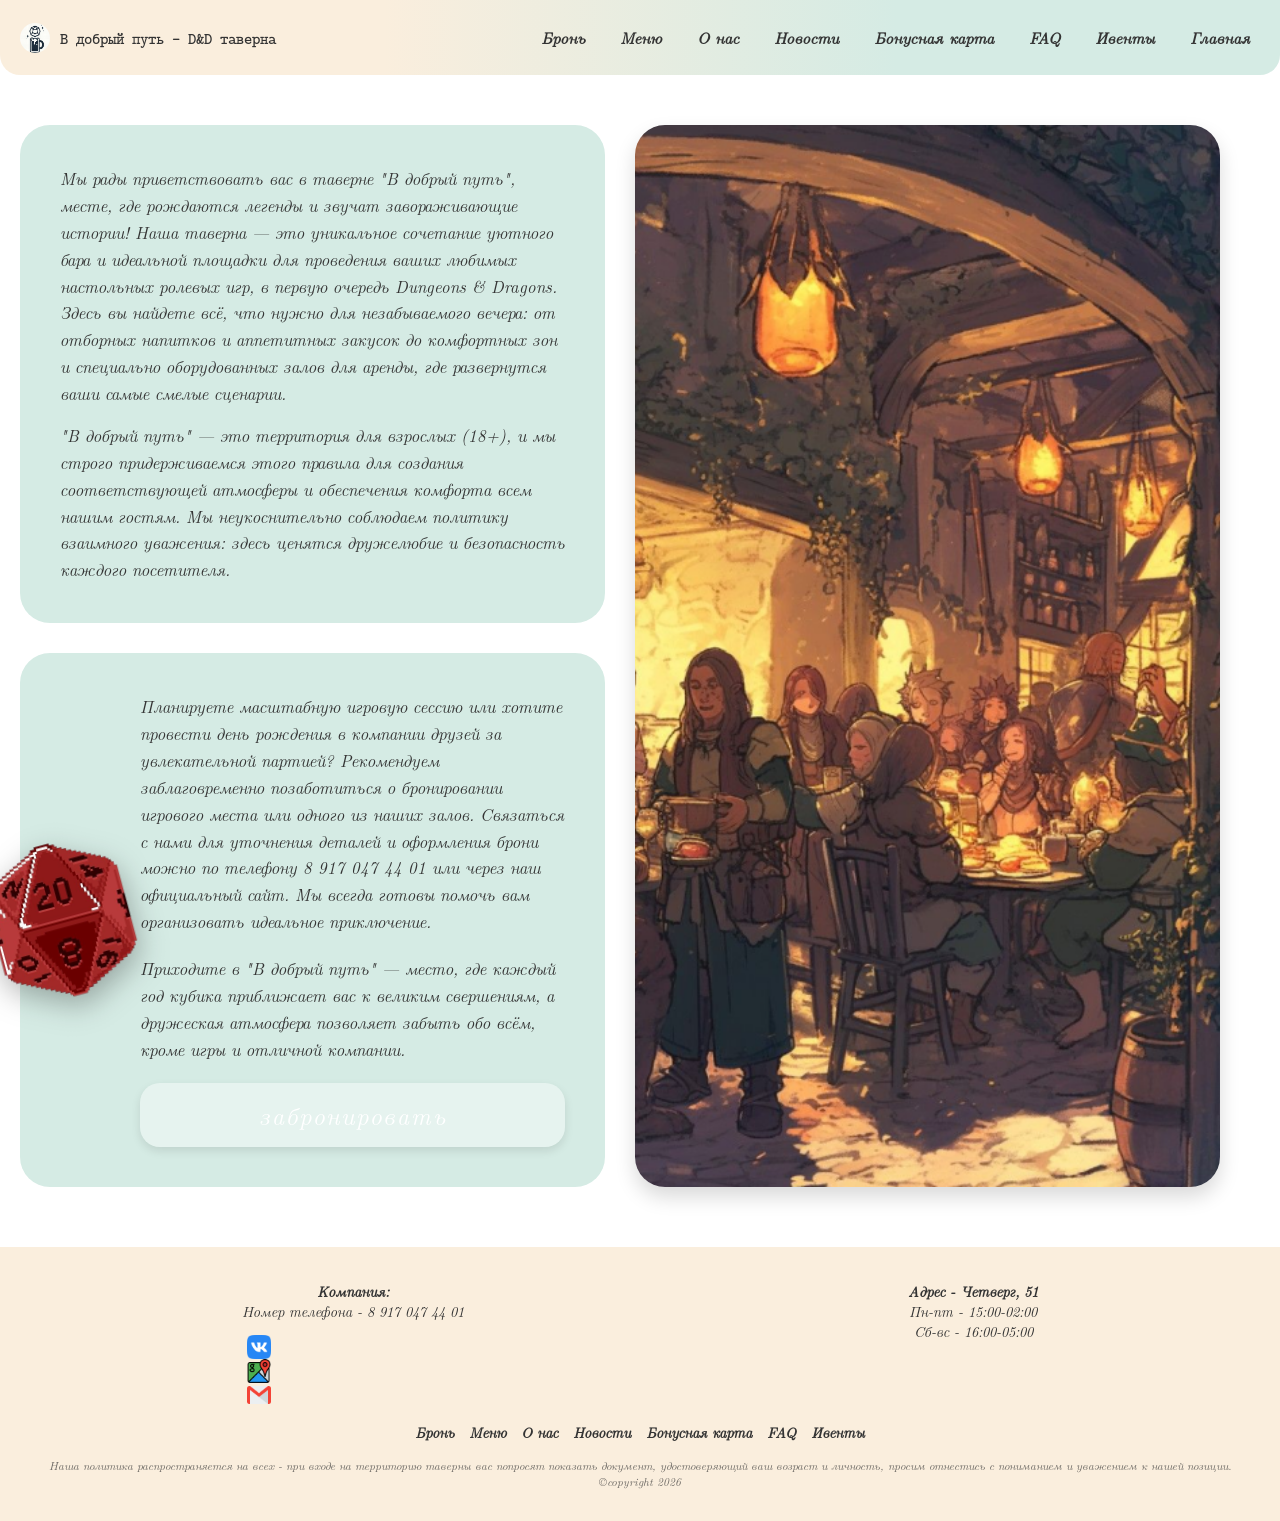
<file: index.html>
<!DOCTYPE html>
<html lang="ru">
<head>
    <meta charset="UTF-8">
    <meta name="viewport" content="width=device-width, initial-scale=1.0">
    <title>О нас - D&D таверна</title>
    <link rel="stylesheet" href="style.css">
</head>
<body>

    <!-- ================= ШАПКА ================= -->
    <header class="header">
        <div class="logo">
            <img src="img/logo.png" alt="Логотип" class="rounded-logo">
            <span>В добрый путь - D&D таверна</span>
        </div>
        <nav>
            <ul>
                <li><a href="booking.html">Бронь</a></li>
                <li><a href="menu.html">Меню</a></li>
                <li><a href="index.html">О нас</a></li>
                <li><a href="news.html">Новости</a></li>
                <li><a href="card.html">Бонусная карта</a></li>
                <li><a href="faq.html">FAQ</a></li>
                <li><a href="events.html">Ивенты</a></li>
                <li><a href="index.html">Главная</a></li>
            </ul>
        </nav>
    </header>

    <!-- ================= ОСНОВНОЙ КОНТЕНТ ================= -->
    <main class="container about-layout">
        
        <!-- Верхний текстовый блок -->
        <div class="about-text-block">
            <p>Мы рады приветствовать вас в таверне "В добрый путь", месте, где рождаются легенды и звучат завораживающие истории! Наша таверна — это уникальное сочетание уютного бара и идеальной площадки для проведения ваших любимых настольных ролевых игр, в первую очередь Dungeons & Dragons. Здесь вы найдете всё, что нужно для незабываемого вечера: от отборных напитков и аппетитных закусок до комфортных зон и специально оборудованных залов для аренды, где развернутся ваши самые смелые сценарии.</p>
            <p>"В добрый путь" — это территория для взрослых (18+), и мы строго придерживаемся этого правила для создания соответствующей атмосферы и обеспечения комфорта всем нашим гостям. Мы неукоснительно соблюдаем политику взаимного уважения: здесь ценятся дружелюбие и безопасность каждого посетителя.</p>
        </div>

        <!-- Правая картинка (растягивается на две строки) -->
        <div class="about-side-image">
            <img src="img/perv.PNG" alt="Интерьер таверны">
        </div>

        <!-- Нижний блок с кубиком и кнопкой -->
        <div class="about-bottom-block">
            <div class="about-dice">
                <img src="img/dice.png" alt="Кубик d20">
            </div>
            
            <div class="about-bottom-content">
                <p>Планируете масштабную игровую сессию или хотите провести день рождения в компании друзей за увлекательной партией? Рекомендуем заблаговременно позаботиться о бронировании игрового места или одного из наших залов. Связаться с нами для уточнения деталей и оформления брони можно по телефону 8 917 047 44 01 или через наш официальный сайт. Мы всегда готовы помочь вам организовать идеальное приключение.</p>
                <p>Приходите в "В добрый путь" — место, где каждый год кубика приближает вас к великим свершениям, а дружеская атмосфера позволяет забыть обо всём, кроме игры и отличной компании.</p>
                
                <!-- Кнопка-ссылка. Класс about-btn делает её красивой и прозрачной -->
                <a href="booking.html" class="about-btn">забронировать</a>
            </div>
        </div>

    </main>

    <!-- ================= ПОДВАЛ ================= -->
    <footer>
        <div class="footer-info">
            <div>
                <p><strong>Компания:</strong><br>Номер телефона - 8 917 047 44 01</p>
                <div class="social-icons">
                    <a href="#"><img src="img/vk.png" alt="VK"></a>
                    <a href="#"><img src="img/google.png" alt="OK"></a>
                    <a href="#"><img src="img/mail.png" alt="Mail"></a>
                </div>
            </div>
            <div>
                <p><strong>Адрес - Четверг, 51</strong><br>
                Пн-пт - 15:00-02:00<br>
                Сб-вс - 16:00-05:00</p>
            </div>
        </div>
        
        <div class="footer-nav">
            <ul>
                <li><a href="booking.html">Бронь</a></li>
                <li><a href="menu.html">Меню</a></li>
                <li><a href="index.html">О нас</a></li>
                <li><a href="news.html">Новости</a></li>
                <li><a href="card.html">Бонусная карта</a></li>
                <li><a href="faq.html">FAQ</a></li>
                <li><a href="events.html">Ивенты</a></li>
            </ul>
        </div>
        
        <p style="font-size: 0.8em; margin-top: 15px; opacity: 0.7;">
            Наша политика распространяется на всех - при входе на территорию таверны вас попросят показать документ, удостоверяющий ваш возраст и личность, просим отнестись с пониманием и уважением к нашей позиции.<br>
            ©copyright 2026
        </p>
    </footer>

    <script src="script.js"></script>
</body>
</html>
</file>
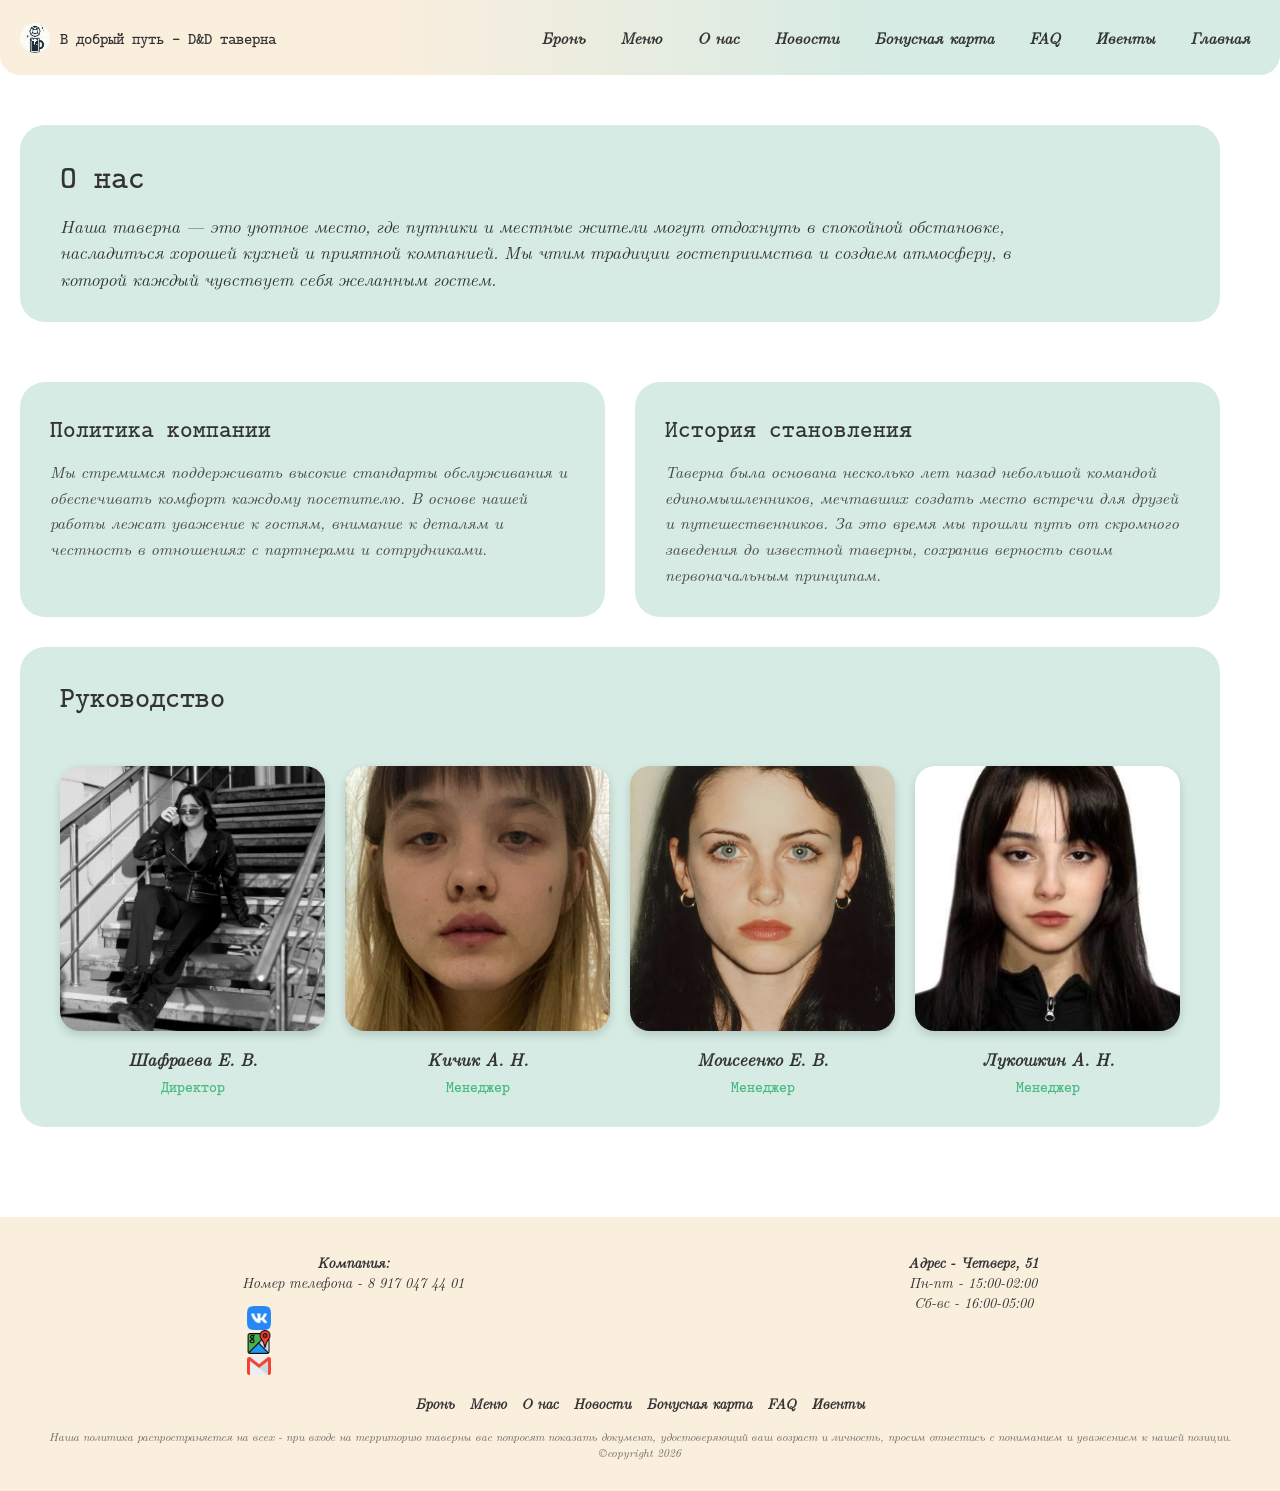
<file: about.html>
<!DOCTYPE html>
<html lang="ru">
<head>
    <meta charset="UTF-8">
    <meta name="viewport" content="width=device-width, initial-scale=1.0">
    <title>О нас - D&D таверна</title>
    <link rel="stylesheet" href="style.css">
</head>
<body>

    <!-- ================= ШАПКА ================= -->
    <header class="header">
        <div class="logo">
            <img src="img/logo.png" alt="Логотип" class="rounded-logo">
            <span>В добрый путь - D&D таверна</span>
        </div>
        <nav>
            <ul>
                <li><a href="booking.html">Бронь</a></li>
                <li><a href="menu.html">Меню</a></li>
                <li><a href="about.html">О нас</a></li>
                <li><a href="news.html">Новости</a></li>
                <li><a href="card.html">Бонусная карта</a></li>
                <li><a href="faq.html">FAQ</a></li>
                <li><a href="events.html">Ивенты</a></li>
                <li><a href="index.html">Главная</a></li>
            </ul>
        </nav>
    </header>

    <!-- ================= ОСНОВНОЙ КОНТЕНТ ================= -->
    <main class="container about-page">
        
        <!-- 1. Верхний широкий баннер -->
        <div class="banner banner-mint about-header-banner">
            <div>
                <h1>О нас</h1>
                <p>Наша таверна — это уютное место, где путники и местные жители могут отдохнуть в спокойной обстановке, насладиться хорошей кухней и приятной компанией. Мы чтим традиции гостеприимства и создаем атмосферу, в которой каждый чувствует себя желанным гостем.</p>
            </div>
        </div>

        <!-- 2. Две колонки (Политика и История) -->
        <div class="about-info-grid">
            <!-- Политика -->
            <div class="about-info-card">
                <h2>Политика компании</h2>
                <p>Мы стремимся поддерживать высокие стандарты обслуживания и обеспечивать комфорт каждому посетителю. В основе нашей работы лежат уважение к гостям, внимание к деталям и честность в отношениях с партнерами и сотрудниками.</p>
            </div>
            
            <!-- История -->
            <div class="about-info-card">
                <h2>История становления</h2>
                <p>Таверна была основана несколько лет назад небольшой командой единомышленников, мечтавших создать место встречи для друзей и путешественников. За это время мы прошли путь от скромного заведения до известной таверны, сохранив верность своим первоначальным принципам.</p>
            </div>
        </div>

        <!-- 3. Блок с руководством (широкий) -->
        <div class="banner banner-mint leadership-section">
            <h2>Руководство</h2>
            
            <div class="leadership-grid">
                <!-- Сотрудник 1 -->
                <div class="leader-card">
                    <div class="leader-image">
                        <img src="img/boss.jpg" alt="Швараева Е. В.">
                    </div>
                    <div class="leader-info">
                        <strong>Шафраева Е. В.</strong>
                        <span>Директор</span>
                    </div>
                </div>

                <!-- Сотрудник 2 -->
                <div class="leader-card">
                    <div class="leader-image">
                        <img src="img/rab1.jpg" alt="Кичик А. Н.">
                    </div>
                    <div class="leader-info">
                        <strong>Кичик А. Н.</strong>
                        <span>Менеджер</span>
                    </div>
                </div>

                <!-- Сотрудник 3 -->
                <div class="leader-card">
                    <div class="leader-image">
                        <img src="img/rab2.jpg" alt="Моисеенко Е. В.">
                    </div>
                    <div class="leader-info">
                        <strong>Моисеенко Е. В.</strong>
                        <span>Менеджер</span>
                    </div>
                </div>

                <!-- Сотрудник 4 -->
                <div class="leader-card">
                    <div class="leader-image">
                        <img src="img/rab3.jpg" alt="Лукошкин А. Н.">
                    </div>
                    <div class="leader-info">
                        <strong>Лукошкин А. Н.</strong>
                        <span>Менеджер</span>
                    </div>
                </div>
            </div>
        </div>

    </main>

    <!-- ================= ПОДВАЛ ================= -->
    <footer>
        <div class="footer-info">
            <div>
                <p><strong>Компания:</strong><br>Номер телефона - 8 917 047 44 01</p>
                <div class="social-icons">
                    <a href="#"><img src="img/vk.png" alt="VK"></a>
                    <a href="#"><img src="img/google.png" alt="OK"></a>
                    <a href="#"><img src="img/mail.png" alt="Mail"></a>
                </div>
            </div>
            <div>
                <p><strong>Адрес - Четверг, 51</strong><br>
                Пн-пт - 15:00-02:00<br>
                Сб-вс - 16:00-05:00</p>
            </div>
        </div>
        
        <div class="footer-nav">
            <ul>
                <li><a href="booking.html">Бронь</a></li>
                <li><a href="menu.html">Меню</a></li>
                <li><a href="about.html">О нас</a></li>
                <li><a href="news.html">Новости</a></li>
                <li><a href="card.html">Бонусная карта</a></li>
                <li><a href="faq.html">FAQ</a></li>
                <li><a href="events.html">Ивенты</a></li>
            </ul>
        </div>
        
        <p style="font-size: 0.8em; margin-top: 15px; opacity: 0.7;">
            Наша политика распространяется на всех - при входе на территорию таверны вас попросят показать документ, удостоверяющий ваш возраст и личность, просим отнестись с пониманием и уважением к нашей позиции.<br>
            ©copyright 2026
        </p>
    </footer>

    <script src="script.js"></script>
</body>
</html>
</file>
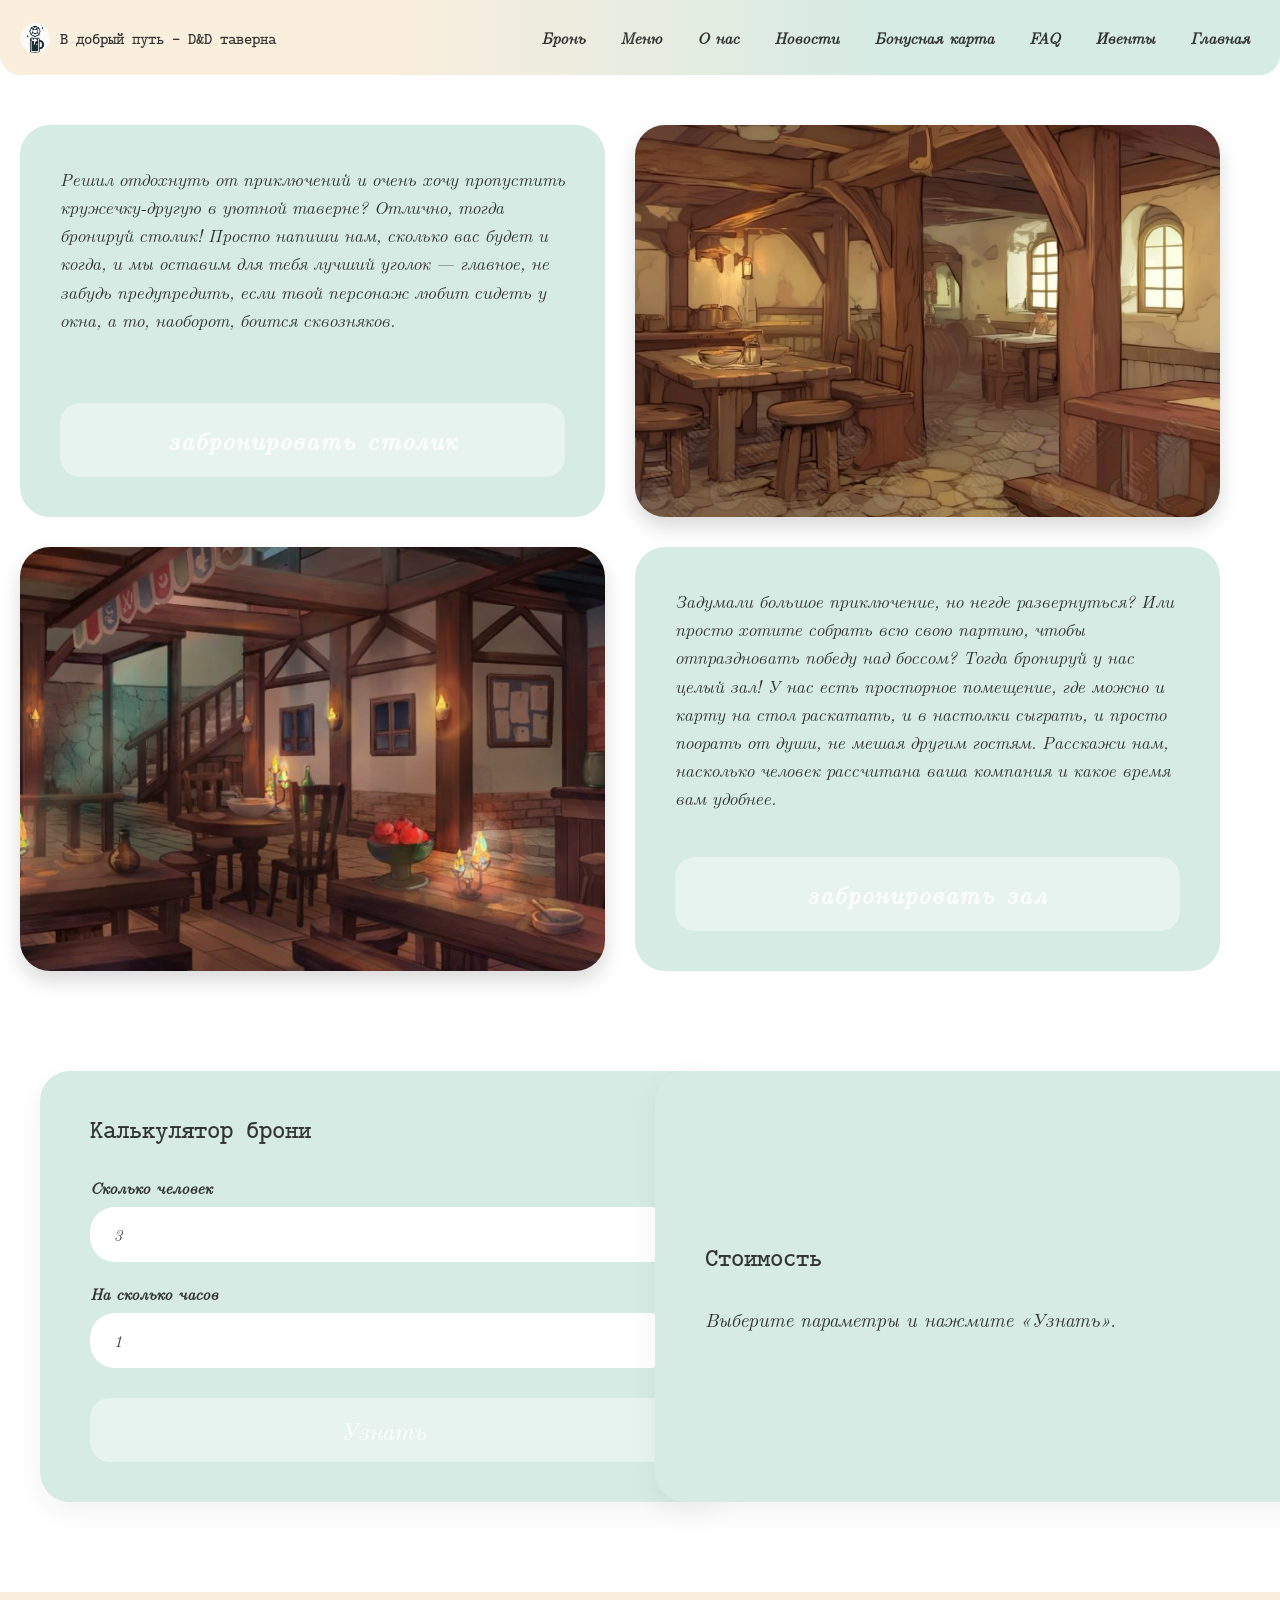
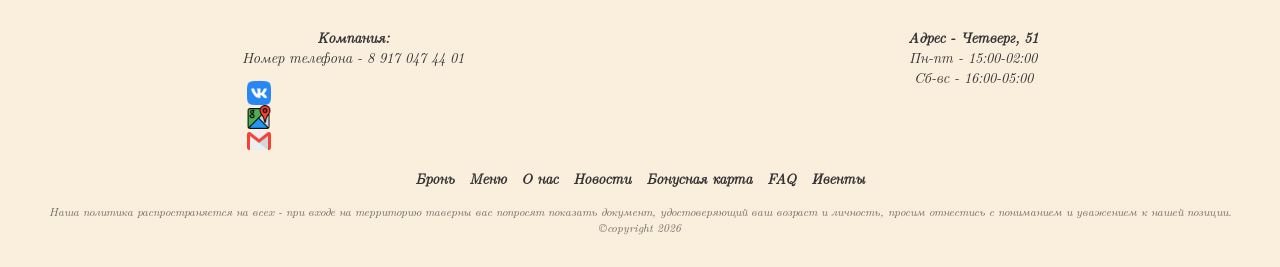
<file: booking.html>
<!DOCTYPE html>
<html lang="ru">
<head>
    <meta charset="UTF-8">
    <meta name="viewport" content="width=device-width, initial-scale=1.0">
    <title>Главная - D&D таверна</title>
    <!-- Подключаем единый файл стилей -->
    <link rel="stylesheet" href="style.css"> 
</head>
<body>

    <!-- ================= ШАПКА ================= -->
    <header class="header">
        <div class="logo">
            <!-- Иконка глобуса -->
            <img src="img/logo.png" alt="Логотип" class="rounded-logo">
            <span>В добрый путь - D&D таверна</span>
        </div>
        <nav>
            <ul>
                <li><a href="booking.html">Бронь</a></li>
                <li><a href="menu.html">Меню</a></li>
                <li><a href="about.html">О нас</a></li>
                <li><a href="news.html">Новости</a></li>
                <li><a href="card.html">Бонусная карта</a></li>
                <li><a href="faq.html">FAQ</a></li>
                <li><a href="events.html">Ивенты</a></li>
                <li><a href="index.html">Главная</a></li>
            </ul>
        </nav>
    </header>

    <!-- ================= ОСНОВНОЙ КОНТЕНТ ================= -->
    <main class="container home-grid">
        
        <!-- Блок 1: Текст слева -->
        <div class="home-card text-card">
            <p>Решил отдохнуть от приключений и очень хочу пропустить кружечку-другую в уютной таверне? Отлично, тогда бронируй столик! Просто напиши нам, сколько вас будет и когда, и мы оставим для тебя лучший уголок — главное, не забудь предупредить, если твой персонаж любит сидеть у окна, а то, наоборот, боится сквозняков.</p>
            
            <!-- Кнопка с data-target для открытия модалки -->
            <button class="button home-btn" data-target="modal-table">забронировать столик</button>
        </div>

        <!-- Блок 2: Картинка справа (верхняя) -->
        <div class="home-image">
            <img src="img/stol.PNG" alt="Интерьер таверны">
        </div>

        <!-- Блок 3: Картинка слева (нижняя) -->
        <div class="home-image">
            <img src="img/zal.PNG" alt="Столики в таверне">
        </div>

        <!-- Блок 4: Текст справа -->
        <div class="home-card text-card">
            <p>Задумали большое приключение, но негде развернуться? Или просто хотите собрать всю свою партию, чтобы отпраздновать победу над боссом? Тогда бронируй у нас целый зал! У нас есть просторное помещение, где можно и карту на стол раскатать, и в настолки сыграть, и просто поорать от души, не мешая другим гостям. Расскажи нам, насколько человек рассчитана ваша компания и какое время вам удобнее.</p>
            
            <button class="button home-btn" data-target="modal-hall">забронировать зал</button>
        </div>

    </main>

    <!-- ================= МОДАЛЬНЫЕ ОКНА ================= -->
    <!-- Окно для столика -->
    <dialog id="modal-table" class="modal">
        <div class="modal-header">
            <h2>Бронирование столика</h2>
            <button class="close-btn">&times;</button>
        </div>
        <div class="modal-body">
            <p>Чтобы забронировать столик, позвоните нам по номеру:</p>
            <div class="highlight-box">8 917 047 44 01</div>
            <p style="font-size: 0.9em; color: #666;">Наш администратор уточнит все детали.</p>
        </div>
    </dialog>

       <!-- Окно для зала -->
    <dialog id="modal-hall" class="modal">
        <div class="modal-header">
            <h2>Бронирование зала</h2>
            <button class="close-btn">&times;</button>
        </div>
        <div class="modal-body">
            <p>Для бронирования зала свяжитесь с нами по телефону:</p>
            <div class="highlight-box">8 917 047 44 01</div>
            <p style="font-size: 0.9em; color: #666;">Мы обсудим количество гостей и время.</p>
        </div>
    </dialog>

    <!-- ================= КАЛЬКУЛЯТОР БРОНИ ================= -->
    <div class="container">
        <section class="calc-section">
            <form class="card-form-container calc-form" id="calcForm">
                <h2>Калькулятор брони</h2>

                <div class="form-group">
                    <label for="calcPeople">Сколько человек</label>
                    <select id="calcPeople" name="people">
                        <option value="3">3</option>
                        <option value="4">4</option>
                        <option value="5">5</option>
                        <option value="6">6</option>
                        <option value="7">7</option>
                        <option value="8">8</option>
                        <option value="9">9</option>
                        <option value="10">10</option>
                    </select>
                </div>

                <div class="form-group">
                    <label for="calcHours">На сколько часов</label>
                    <select id="calcHours" name="hours">
                        <option value="1">1</option>
                        <option value="2">2</option>
                        <option value="3">3</option>
                        <option value="4">4</option>
                        <option value="5">5</option>
                        <option value="6">6</option>
                        <option value="7">7</option>
                        <option value="8">8</option>
                        <option value="9">9</option>
                        <option value="10">10</option>
                        <option value="11">11</option>
                        <option value="12">12</option>
                    </select>
                </div>

                <button type="submit" class="submit-btn">Узнать</button>
            </form>

            <div class="card-form-container calc-result" id="calcResult" aria-live="polite">
                <h2>Стоимость</h2>
                <p class="calc-result-text">Выберите параметры и нажмите «Узнать».</p>
            </div>
        </section>
    </div>

    <!-- ================= ПОДВАЛ ================= -->
    <footer>
        <div class="footer-info">
            <div>
                <p><strong>Компания:</strong><br>Номер телефона - 8 917 047 44 01</p>
                <div class="social-icons">
                    <a href="#"><img src="img/vk.png" alt="VK"></a>
                    <a href="#"><img src="img/google.png" alt="OK"></a>
                    <a href="#"><img src="img/mail.png" alt="Mail"></a>
                </div>
            </div>
            <div>
                <p><strong>Адрес - Четверг, 51</strong><br>
                Пн-пт - 15:00-02:00<br>
                Сб-вс - 16:00-05:00</p>
            </div>
        </div>
        
        <div class="footer-nav">
            <ul>
                <li><a href="booking.html">Бронь</a></li>
                <li><a href="menu.html">Меню</a></li>
                <li><a href="about.html">О нас</a></li>
                <li><a href="news.html">Новости</a></li>
                <li><a href="card.html">Бонусная карта</a></li>
                <li><a href="faq.html">FAQ</a></li>
                <li><a href="events.html">Ивенты</a></li>
            </ul>
        </div>
        
        <p style="font-size: 0.8em; margin-top: 15px; opacity: 0.7;">
            Наша политика распространяется на всех - при входе на территорию таверны вас попросят показать документ, удостоверяющий ваш возраст и личность, просим отнестись с пониманием и уважением к нашей позиции.<br>
            ©copyright 2026
        </p>
    </footer>

    <!-- Подключаем скрипт -->
    <script src="script.js"></script>
</body>
</html>
</file>
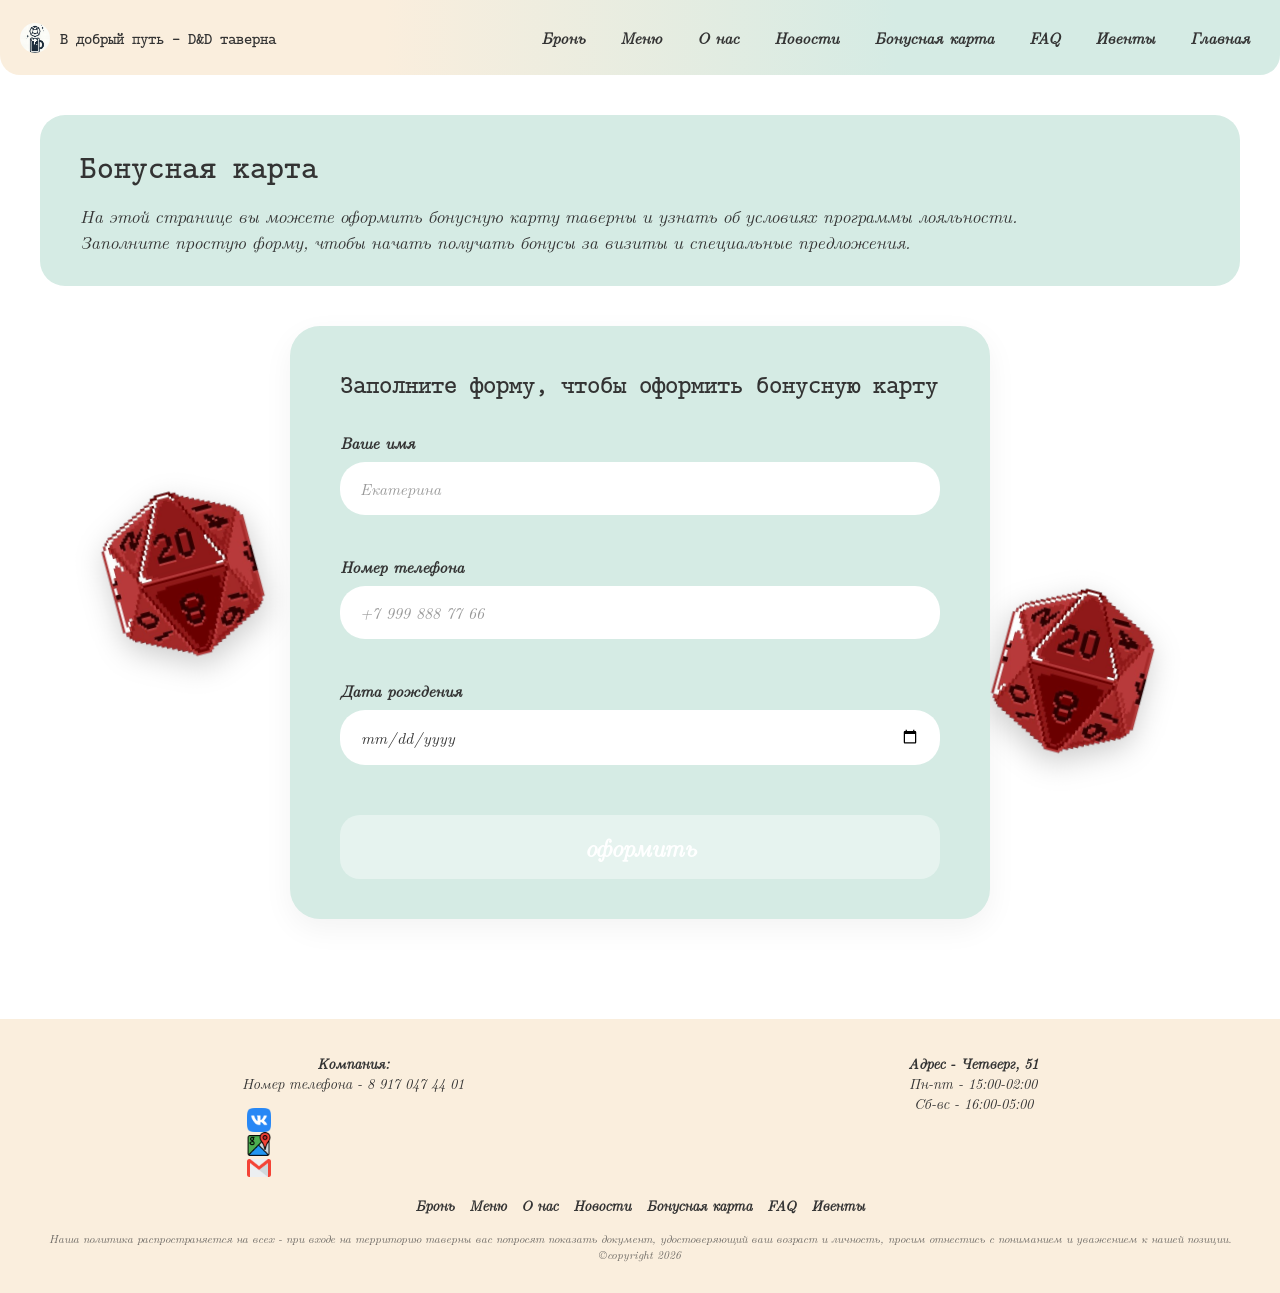
<file: card.html>
<!DOCTYPE html>
<html lang="ru">
<head>
    <meta charset="UTF-8">
    <meta name="viewport" content="width=device-width, initial-scale=1.0">
    <title>Бонусная карта - D&D таверна</title>
    <link rel="stylesheet" href="style.css">
</head>
<body>

    <!-- ================= ШАПКА ================= -->
    <header class="header">
        <div class="logo">
            <img src="img/logo.png" alt="Логотип" class="rounded-logo">
            <span>В добрый путь - D&D таверна</span>
        </div>
        <nav>
            <ul>
                <li><a href="booking.html">Бронь</a></li>
                <li><a href="menu.html">Меню</a></li>
                <li><a href="about.html">О нас</a></li>
                <li><a href="news.html">Новости</a></li>
                <li><a href="card.html">Бонусная карта</a></li>
                <li><a href="faq.html">FAQ</a></li>
                <li><a href="events.html">Ивенты</a></li>
                <li><a href="index.html">Главная</a></li>
            </ul>
        </nav>
    </header>

    <!-- ================= ОСНОВНОЙ КОНТЕНТ ================= -->
    <main class="container">
        
        <!-- Баннер -->
        <div class="banner banner-mint">
            <div>
                <h1>Бонусная карта</h1>
                <p>На этой странице вы можете оформить бонусную карту таверны и узнать об условиях программы лояльности. Заполните простую форму, чтобы начать получать бонусы за визиты и специальные предложения.</p>
            </div>
        </div>

        <!-- Секция с формой и кубиками -->
        <div class="card-section">
            
            <!-- Кубик слева -->
            <div class="card-dice left-dice">
                <img src="img/dice.png" alt="Кубик d20">
            </div>

            <!-- Форма -->
            <div class="card-form-container">
                <h2>Заполните форму, чтобы оформить бонусную карту</h2>
                
                <form id="bonusCardForm" novalidate>
                    <div class="form-group">
                        <label for="userName">Ваше имя</label>
                        <input type="text" id="userName" name="name" placeholder="Екатерина" required minlength="2">
                        <span class="error-text" id="error-name"></span>
                    </div>

                    <div class="form-group">
                        <label for="userPhone">Номер телефона</label>
                        <input type="tel" id="userPhone" name="phone" placeholder="+7 999 888 77 66" required>
                        <span class="error-text" id="error-phone"></span>
                    </div>

                    <div class="form-group">
                        <label for="userDate">Дата рождения</label>
                        <input type="date" id="userDate" name="date" required>
                        <span class="error-text" id="error-date"></span>
                    </div>

                    <button type="submit" class="button submit-btn">оформить</button>
                </form>
            </div>

            <!-- Кубик справа -->
            <div class="card-dice right-dice">
                <img src="img/dice.png" alt="Кубик d20">
            </div>

        </div>

    </main>

    <!-- ================= ПОДВАЛ ================= -->
    <footer>
        <div class="footer-info">
            <div>
                <p><strong>Компания:</strong><br>Номер телефона - 8 917 047 44 01</p>
                <div class="social-icons">
                    <a href="#"><img src="img/vk.png" alt="VK"></a>
                    <a href="#"><img src="img/google.png" alt="OK"></a>
                    <a href="#"><img src="img/mail.png" alt="Mail"></a>
                </div>
            </div>
            <div>
                <p><strong>Адрес - Четверг, 51</strong><br>
                Пн-пт - 15:00-02:00<br>
                Сб-вс - 16:00-05:00</p>
            </div>
        </div>
        
        <div class="footer-nav">
            <ul>
                <li><a href="booking.html">Бронь</a></li>
                <li><a href="menu.html">Меню</a></li>
                <li><a href="about.html">О нас</a></li>
                <li><a href="news.html">Новости</a></li>
                <li><a href="card.html">Бонусная карта</a></li>
                <li><a href="faq.html">FAQ</a></li>
                <li><a href="events.html">Ивенты</a></li>
            </ul>
        </div>
        
        <p style="font-size: 0.8em; margin-top: 15px; opacity: 0.7;">
            Наша политика распространяется на всех - при входе на территорию таверны вас попросят показать документ, удостоверяющий ваш возраст и личность, просим отнестись с пониманием и уважением к нашей позиции.<br>
            ©copyright 2026
        </p>
    </footer>

    <script src="script.js"></script>
</body>
</html>
</file>
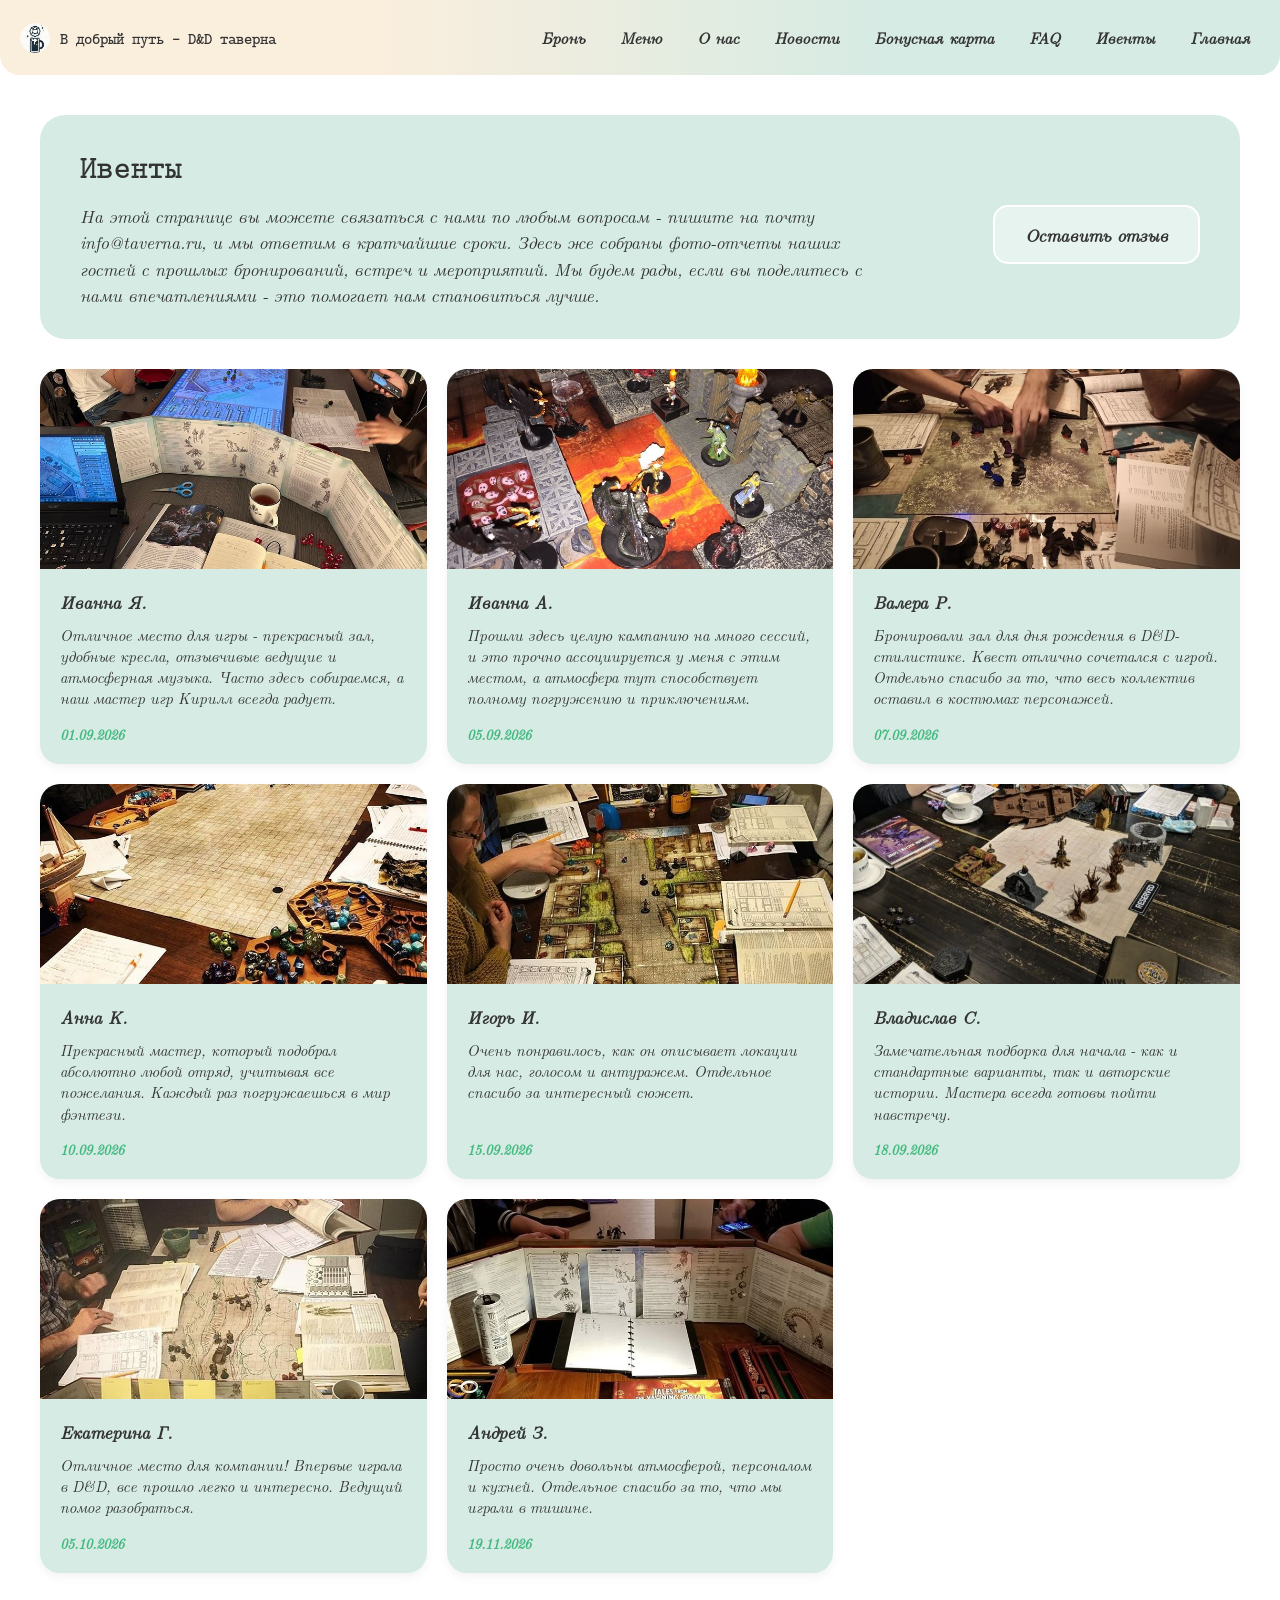
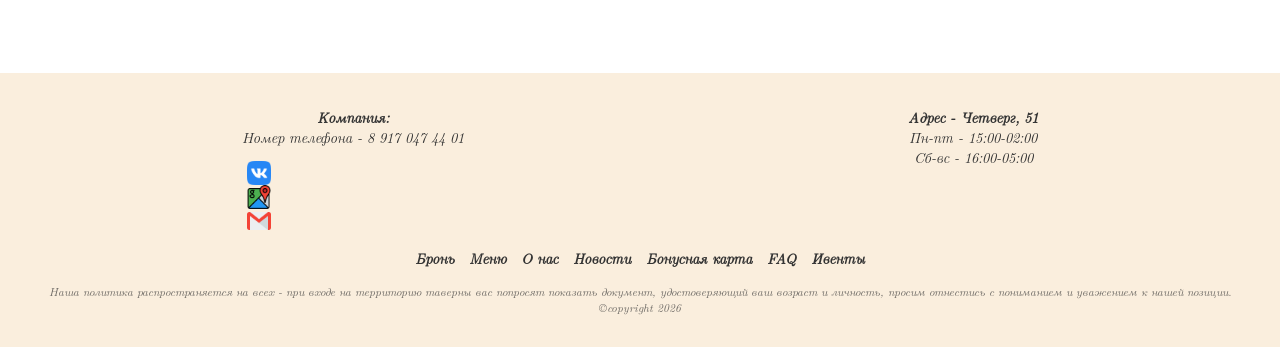
<file: events.html>
<!DOCTYPE html>
<html lang="ru">
<head>
    <meta charset="UTF-8">
    <meta name="viewport" content="width=device-width, initial-scale=1.0">
    <title>Ивенты - D&D таверна</title>
    <link rel="stylesheet" href="style.css">
</head>
<body>

    <!-- ШАПКА (остается без изменений) -->
    <header class="header">
        <div class="logo">
            <img src="img/logo.png" alt="Логотип" class="rounded-logo">
            <span>В добрый путь - D&D таверна</span>
        </div>
        <nav>
            <ul>
                <li><a href="booking.html">Бронь</a></li>
                <li><a href="menu.html">Меню</a></li>
                <li><a href="about.html">О нас</a></li>
                <li><a href="news.html">Новости</a></li>
                <li><a href="card.html">Бонусная карта</a></li>
                <li><a href="faq.html">FAQ</a></li>
                <li><a href="events.html">Ивенты</a></li>
                <li><a href="index.html">Главная</a></li>
            </ul>
        </nav>
    </header>

    <!-- ОСНОВНОЙ КОНТЕНТ -->
    <div class="container">
        
        <!-- Баннер с кнопкой -->
        <div class="banner banner-mint events-header-banner">
        <div class="banner-text">
            <h1>Ивенты</h1>
            <p>На этой странице вы можете связаться с нами по любым вопросам - пишите на почту info@taverna.ru, и мы ответим в кратчайшие сроки. Здесь же собраны фото-отчеты наших гостей с прошлых бронирований, встреч и мероприятий. Мы будем рады, если вы поделитесь с нами впечатлениями - это помогает нам становиться лучше.</p>
        </div>
        
        <!-- Кнопка вызова модального окна -->
        <button class="button review-btn" data-target="modal-review">Оставить отзыв</button>
    </div>

        <!-- Сетка с отзывами -->
        <div class="events-grid">
            <!-- Карточка 1 -->
            <div class="event-card">
                <img src="img/1otz.jpg" alt="Ивент">
                <div class="event-content">
                    <strong>Иванна Я.</strong>
                    <p>Отличное место для игры - прекрасный зал, удобные кресла, отзывчивые ведущие и атмосферная музыка. Часто здесь собираемся, а наш мастер игр Кирилл всегда радует.</p>
                    <div class="event-date">01.09.2026</div>
                </div>
            </div>

            <!-- Карточка 2 -->
            <div class="event-card">
                <img src="img/2otz.jpg" alt="Ивент">
                <div class="event-content">
                    <strong>Иванна А.</strong>
                    <p>Прошли здесь целую кампанию на много сессий, и это прочно ассоциируется у меня с этим местом, а атмосфера тут способствует полному погружению и приключениям.</p>
                    <div class="event-date">05.09.2026</div>
                </div>
            </div>

            <!-- Карточка 3 -->
            <div class="event-card">
                <img src="img/3otz.jpg" alt="Ивент">
                <div class="event-content">
                    <strong>Валера Р.</strong>
                    <p>Бронировали зал для дня рождения в D&D-стилистике. Квест отлично сочетался с игрой. Отдельно спасибо за то, что весь коллектив оставил в костюмах персонажей.</p>
                    <div class="event-date">07.09.2026</div>
                </div>
            </div>

            <!-- Карточка 4 -->
            <div class="event-card">
                <img src="img/4otz.jpg" alt="Ивент">
                <div class="event-content">
                    <strong>Анна К.</strong>
                    <p>Прекрасный мастер, который подобрал абсолютно любой отряд, учитывая все пожелания. Каждый раз погружаешься в мир фэнтези.</p>
                    <div class="event-date">10.09.2026</div>
                </div>
            </div>

            <!-- Карточка 5 -->
            <div class="event-card">
                <img src="img/5otz.jpg" alt="Ивент">
                <div class="event-content">
                    <strong>Игорь И.</strong>
                    <p>Очень понравилось, как он описывает локации для нас, голосом и антуражем. Отдельное спасибо за интересный сюжет.</p>
                    <div class="event-date">15.09.2026</div>
                </div>
            </div>

            <!-- Карточка 6 -->
            <div class="event-card">
                <img src="img/6otz.jpg" alt="Ивент">
                <div class="event-content">
                    <strong>Владислав С.</strong>
                    <p>Замечательная подборка для начала - как и стандартные варианты, так и авторские истории. Мастера всегда готовы пойти навстречу.</p>
                    <div class="event-date">18.09.2026</div>
                </div>
            </div>

            <!-- Карточка 7 -->
            <div class="event-card">
                <img src="img/7otz.jpg" alt="Ивент">
                <div class="event-content">
                    <strong>Екатерина Г.</strong>
                    <p>Отличное место для компании! Впервые играла в D&D, все прошло легко и интересно. Ведущий помог разобраться.</p>
                    <div class="event-date">05.10.2026</div>
                </div>
            </div>

            <!-- Карточка 8 -->
            <div class="event-card">
                <img src="img/8otz.jpg" alt="Ивент">
                <div class="event-content">
                    <strong>Андрей З.</strong>
                    <p>Просто очень довольны атмосферой, персоналом и кухней. Отдельное спасибо за то, что мы играли в тишине.</p>
                    <div class="event-date">19.11.2026</div>
                </div>
            </div>
        </div>

    </div>

    <!-- МОДАЛЬНОЕ ОКНО (Скрыто по умолчанию) -->
    <!-- Это должно быть на странице! -->
<dialog id="modal-review" class="modal">
    <div class="modal-header">
        <h2>Оставить отзыв</h2>
        <button class="close-btn">&times;</button>
    </div>
    <div class="modal-body">
        <p>Пожалуйста, отправьте ваш отзыв на нашу электронную почту:</p>
        <div class="highlight-box">info@taverna.ru</div>
    </div>
</dialog>

    <!-- ПОДВАЛ -->
    <footer>
        <div class="footer-info">
            <div>
                <p><strong>Компания:</strong><br>Номер телефона - 8 917 047 44 01</p>
                <div class="social-icons">
                    <a href="#"><img src="img/vk.png" alt="VK"></a>
                    <a href="#"><img src="img/google.png" alt="OK"></a>
                    <a href="#"><img src="img/mail.png" alt="Mail"></a>
                </div>
            </div>
            <div>
                <p><strong>Адрес - Четверг, 51</strong><br>
                Пн-пт - 15:00-02:00<br>
                Сб-вс - 16:00-05:00</p>
            </div>
        </div>
        
        <div class="footer-nav">
            <ul>
                <li><a href="booking.html">Бронь</a></li>
                <li><a href="menu.html">Меню</a></li>
                <li><a href="about.html">О нас</a></li>
                <li><a href="news.html">Новости</a></li>
                <li><a href="card.html">Бонусная карта</a></li>
                <li><a href="faq.html">FAQ</a></li>
                <li><a href="events.html">Ивенты</a></li>
            </ul>
        </div>
        
        <p style="font-size: 0.8em; margin-top: 15px; opacity: 0.7;">
            Наша политика распространяется на всех - при входе на территорию таверны вас попросят показать документ, удостоверяющий ваш возраст и личность, просим отнестись с пониманием и уважением к нашей позиции.<br>
            ©copyright 2026
        </p>
    </footer>

    <!-- Подключаем JS файл -->
    <script src="script.js"></script>
</body>
</html>
</file>
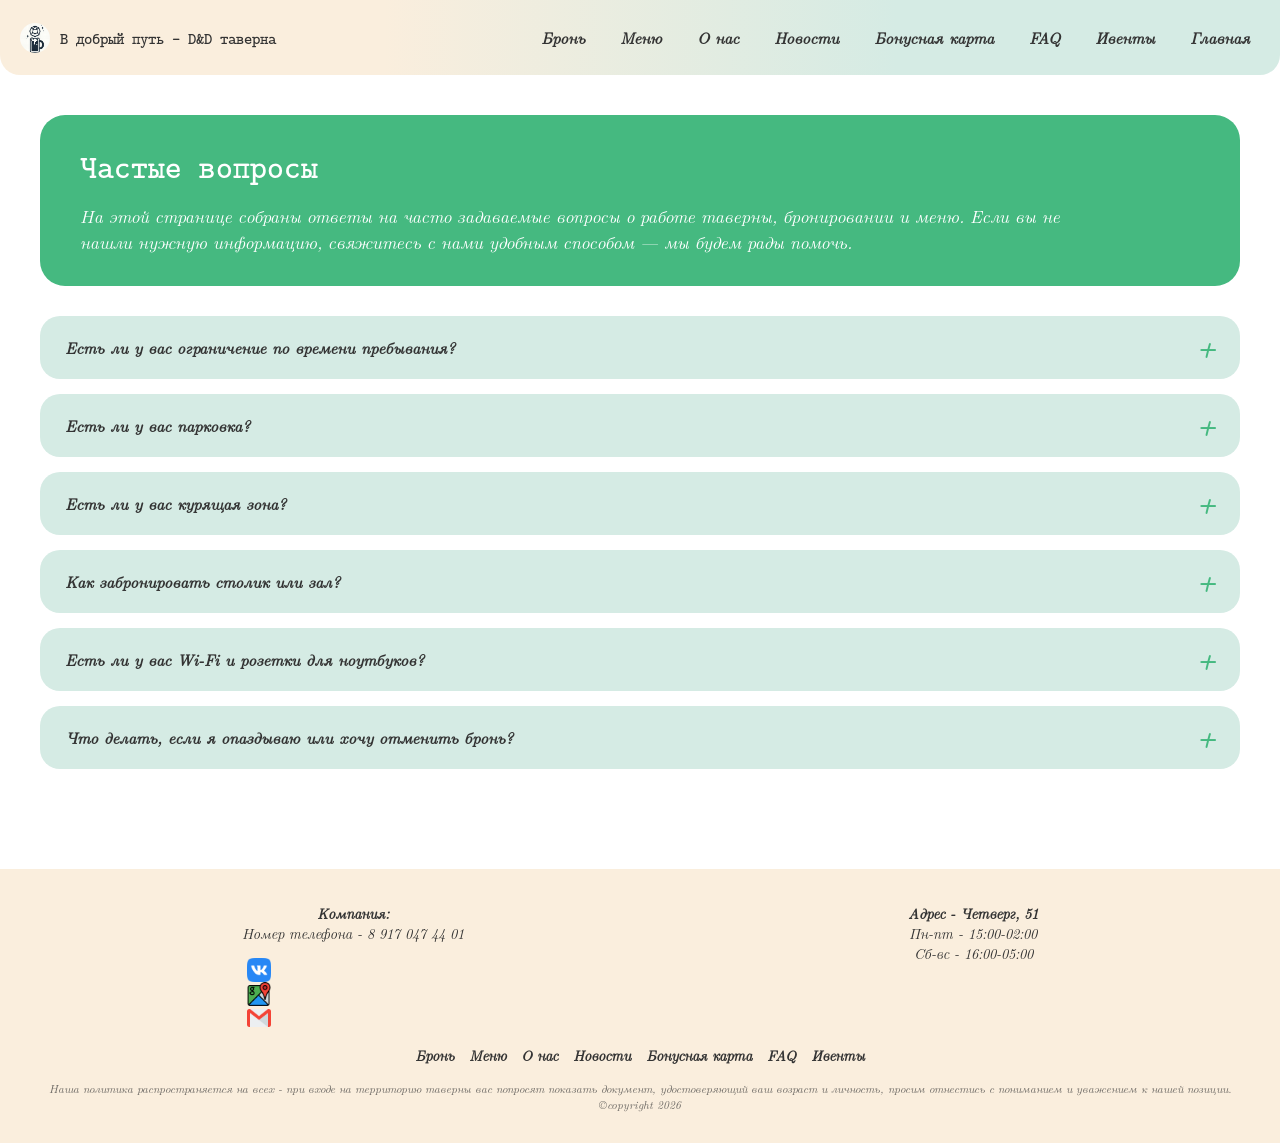
<file: faq.html>
<!DOCTYPE html>
<html lang="ru">
<head>
    <meta charset="UTF-8">
    <meta name="viewport" content="width=device-width, initial-scale=1.0">
    <title>FAQ - D&D таверна</title>
    <link rel="stylesheet" href="style.css">
</head>
<body>

    <!-- ШАПКА (остается без изменений) -->
    <header class="header">
        <div class="logo">
            <img src="img/logo.png" alt="Логотип" class="rounded-logo">
            <span>В добрый путь - D&D таверна</span>
        </div>
        <nav>
            <ul>
                <li><a href="booking.html">Бронь</a></li>
                <li><a href="menu.html">Меню</a></li>
                <li><a href="about.html">О нас</a></li>
                <li><a href="news.html">Новости</a></li>
                <li><a href="card.html">Бонусная карта</a></li>
                <li><a href="faq.html">FAQ</a></li>
                <li><a href="events.html">Ивенты</a></li>
                <li><a href="index.html">Главная</a></li>
            </ul>
        </nav>
    </header>

    <!-- ОСНОВНОЙ КОНТЕНТ -->
    <div class="container">
        
        <!-- Зеленый баннер с заголовком -->
        <div class="banner banner-green">
            <div>
                <h1>Частые вопросы</h1>
                <p>На этой странице собраны ответы на часто задаваемые вопросы о работе таверны, бронировании и меню. Если вы не нашли нужную информацию, свяжитесь с нами удобным способом — мы будем рады помочь.</p>
            </div>
        </div>

        <!-- Список вопросов (Аккордеон) -->
        <div class="faq-list">
            
            <details class="faq-item">
                <summary>Есть ли у вас ограничение по времени пребывания?</summary>
                <div class="faq-answer">
                    <p>Столики бронируются на стандартный период, однако при наличии свободных мест вы можете остаться дольше. Для больших компаний условия обсуждаются индивидуально.</p>
                </div>
            </details>

            <details class="faq-item">
                <summary>Есть ли у вас парковка?</summary>
                <div class="faq-answer">
                    <p>Рядом с таверной расположена общественная парковка. В вечернее время рекомендуем приходить заранее, особенно в выходные дни.</p>
                </div>
            </details>

            <details class="faq-item">
                <summary>Есть ли у вас курящая зона?</summary>
                <div class="faq-answer">
                    <p>Нет, но у нас есть специально отведенное место для курения возле выхода.</p>
                </div>
            </details>

            <details class="faq-item">
                <summary>Как забронировать столик или зал?</summary>
                <div class="faq-answer">
                    <p>Вы можете связаться с нами по телефону или на специальной странице. Мы подтвердим бронирование в течение дня.</p>
                </div>
            </details>

            <details class="faq-item">
                <summary>Есть ли у вас Wi-Fi и розетки для ноутбуков?</summary>
                <div class="faq-answer">
                    <p>Да, у нас доступен бесплатный Wi-Fi, а за некоторыми столиками есть розетки — уточните у официанта при посадке.</p>
                </div>
            </details>

            <details class="faq-item">
                <summary>Что делать, если я опаздываю или хочу отменить бронь?</summary>
                <div class="faq-answer">
                    <p>Пожалуйста, сообщите нам об этом по телефону как можно раньше. Мы удерживаем бронь в течение 15 минут, после чего столик может быть передан другим гостям.</p>
                </div>
            </details>

        </div>

    </div>

    <!-- ПОДВАЛ (остается без изменений) -->
    <footer>
        <div class="footer-info">
            <div>
                <p><strong>Компания:</strong><br>Номер телефона - 8 917 047 44 01</p>
                <div class="social-icons">
                    <a href="#"><img src="img/vk.png" alt="VK"></a>
                    <a href="#"><img src="img/google.png" alt="OK"></a>
                    <a href="#"><img src="img/mail.png" alt="Mail"></a>
                </div>
            </div>
            <div>
                <p><strong>Адрес - Четверг, 51</strong><br>
                Пн-пт - 15:00-02:00<br>
                Сб-вс - 16:00-05:00</p>
            </div>
        </div>
        
        <div class="footer-nav">
            <ul>
                <li><a href="booking.html">Бронь</a></li>
                <li><a href="menu.html">Меню</a></li>
                <li><a href="about.html">О нас</a></li>
                <li><a href="news.html">Новости</a></li>
                <li><a href="card.html">Бонусная карта</a></li>
                <li><a href="faq.html">FAQ</a></li>
                <li><a href="events.html">Ивенты</a></li>
            </ul>
        </div>
        
        <p style="font-size: 0.8em; margin-top: 15px; opacity: 0.7;">
            Наша политика распространяется на всех - при входе на территорию таверны вас попросят показать документ, удостоверяющий ваш возраст и личность, просим отнестись с пониманием и уважением к нашей позиции.<br>
            ©copyright 2026
        </p>
    </footer>

</body>
</html>
</file>
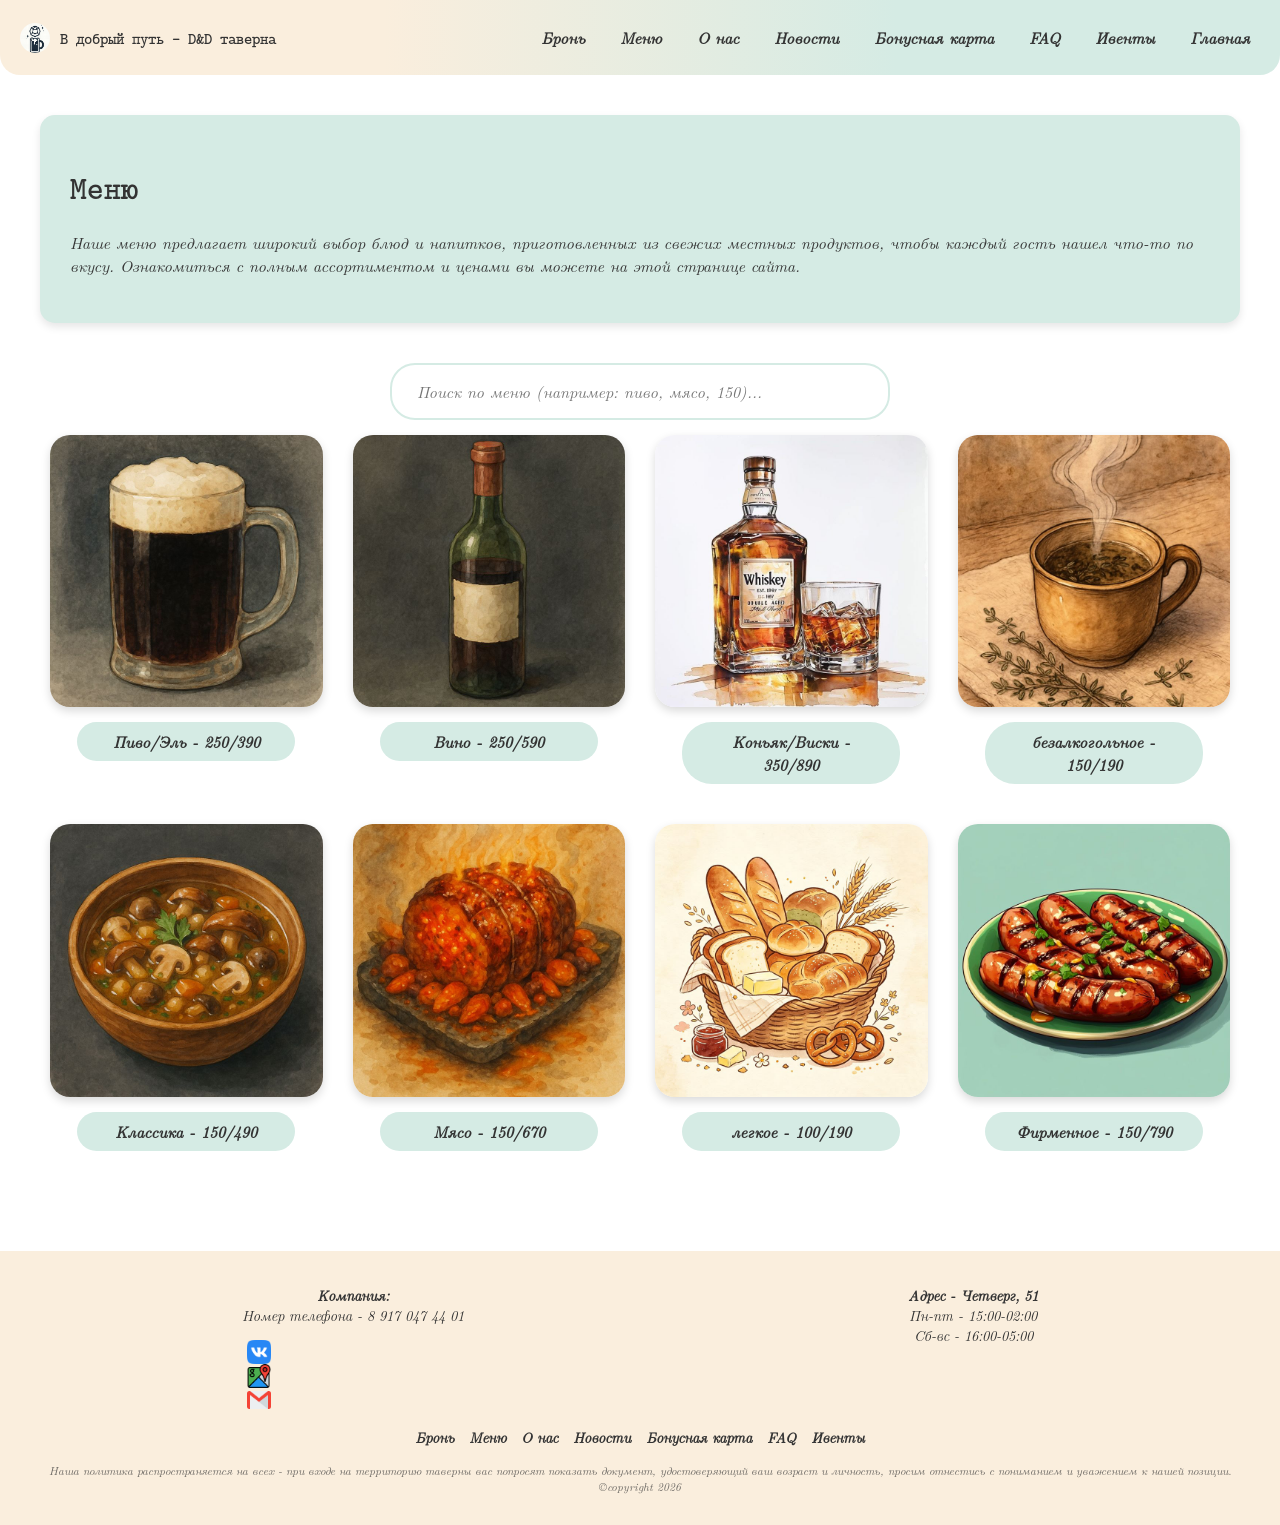
<file: menu.html>
<!DOCTYPE html>
<html lang="ru">
<head>
    <meta charset="UTF-8">
    <meta name="viewport" content="width=device-width, initial-scale=1.0">
    <title>Меню - D&D таверна</title>
    <link rel="stylesheet" href="style.css"> <!-- Убедитесь, что путь правильный -->
</head>
<body>

    <!-- ШАПКА -->
    <header class="header">
        <div class="logo">
            <!-- Замените img/logo.png на путь к вашей иконке глобуса -->
            <img src="img/logo.png" alt="Логотип" class="rounded-logo">
            <span>В добрый путь - D&D таверна</span>
        </div>
        <nav>
            <ul>
                <li><a href="booking.html">Бронь</a></li>
                <li><a href="menu.html">Меню</a></li>
                <li><a href="about.html">О нас</a></li>
                <li><a href="news.html">Новости</a></li>
                <li><a href="card.html">Бонусная карта</a></li>
                <li><a href="faq.html">FAQ</a></li>
                <li><a href="events.html">Ивенты</a></li>
                <li><a href="index.html">Главная</a></li>
            </ul>
        </nav>
    </header>

    <!-- ОСНОВНОЙ КОНТЕНТ -->
    <div class="container">
        
        <!-- Вводный блок с описанием -->
        <div class="section intro-section">
            <div class="section-text">
                <h1>Меню</h1>
                <p>Наше меню предлагает широкий выбор блюд и напитков, приготовленных из свежих местных продуктов, чтобы каждый гость нашел что-то по вкусу. Ознакомиться с полным ассортиментом и ценами вы можете на этой странице сайта.</p>
            </div>
        </div>
 <div class="menu-search-box">
            <input type="text" id="menuSearch" placeholder="Поиск по меню (например: пиво, мясо, 150)..." aria-label="Поиск по меню">
        </div>
        <p id="menuEmptyMsg" class="menu-empty-msg" style="display: none;">По вашему запросу ничего не найдено.</p>
        <!-- Сетка с карточками (Напитки) -->
        <div class="menu-grid">
            <div class="menu-item">
                <div class="menu-image">
                    <!-- Замените пути к картинкам -->
                    <img src="img/1.jpg" alt="Пиво">
                </div>
                <div class="menu-label">Пиво/Эль - 250/390</div>
            </div>
            <div class="menu-item">
                <div class="menu-image">
                    <img src="img/2.jpg" alt="Вино">
                </div>
                <div class="menu-label">Вино - 250/590</div>
            </div>
            <div class="menu-item">
                <div class="menu-image">
                    <img src="img/3.jpg" alt="Виски">
                </div>
                <div class="menu-label">Коньяк/Виски - 350/890</div>
            </div>
            <div class="menu-item">
                <div class="menu-image">
                    <img src="img/4.jpg" alt="Безалкогольное">
                </div>
                <div class="menu-label">безалкогольное - 150/190</div>
            </div>
        </div>

        <!-- Сетка с карточками (Еда) -->
        <div class="menu-grid">
            <div class="menu-item">
                <div class="menu-image">
                    <img src="img/5.jpg" alt="Классика">
                </div>
                <div class="menu-label">Классика - 150/490</div>
            </div>
            <div class="menu-item">
                <div class="menu-image">
                    <img src="img/6.jpg" alt="Мясо">
                </div>
                <div class="menu-label">Мясо - 150/670</div>
            </div>
            <div class="menu-item">
                <div class="menu-image">
                    <img src="img/7.jpg" alt="Легкое">
                </div>
                <div class="menu-label">легкое - 100/190</div>
            </div>
            <div class="menu-item">
                <div class="menu-image">
                    <img src="img/8.jpg" alt="Фирменное">
                </div>
                <div class="menu-label">Фирменное - 150/790</div>
            </div>
        </div>

    </div>

    <!-- ПОДВАЛ -->
    <footer>
        <div class="footer-info">
            <div>
                <p><strong>Компания:</strong><br>Номер телефона - 8 917 047 44 01</p>
                <div class="social-icons">
                    <a href="#"><img src="img/vk.png" alt="VK"></a>
                    <a href="#"><img src="img/google.png" alt="OK"></a>
                    <a href="#"><img src="img/mail.png" alt="Mail"></a>
                </div>
            </div>
            <div>
                <p><strong>Адрес - Четверг, 51</strong><br>
                Пн-пт - 15:00-02:00<br>
                Сб-вс - 16:00-05:00</p>
            </div>
        </div>
        
        <div class="footer-nav">
            <ul>
                <li><a href="booking.html">Бронь</a></li>
                <li><a href="menu.html">Меню</a></li>
                <li><a href="about.html">О нас</a></li>
                <li><a href="news.html">Новости</a></li>
                <li><a href="card.html">Бонусная карта</a></li>
                <li><a href="faq.html">FAQ</a></li>
                <li><a href="events.html">Ивенты</a></li>
            </ul>
        </div>
        
        <p style="font-size: 0.8em; margin-top: 15px; opacity: 0.7;">
            Наша политика распространяется на всех - при входе на территорию таверны вас попросят показать документ, удостоверяющий ваш возраст и личность, просим отнестись с пониманием и уважением к нашей позиции.<br>
            ©copyright 2026
        </p>
    </footer>

</body>
<script src="script.js"></script>
</body>
</html>
</file>
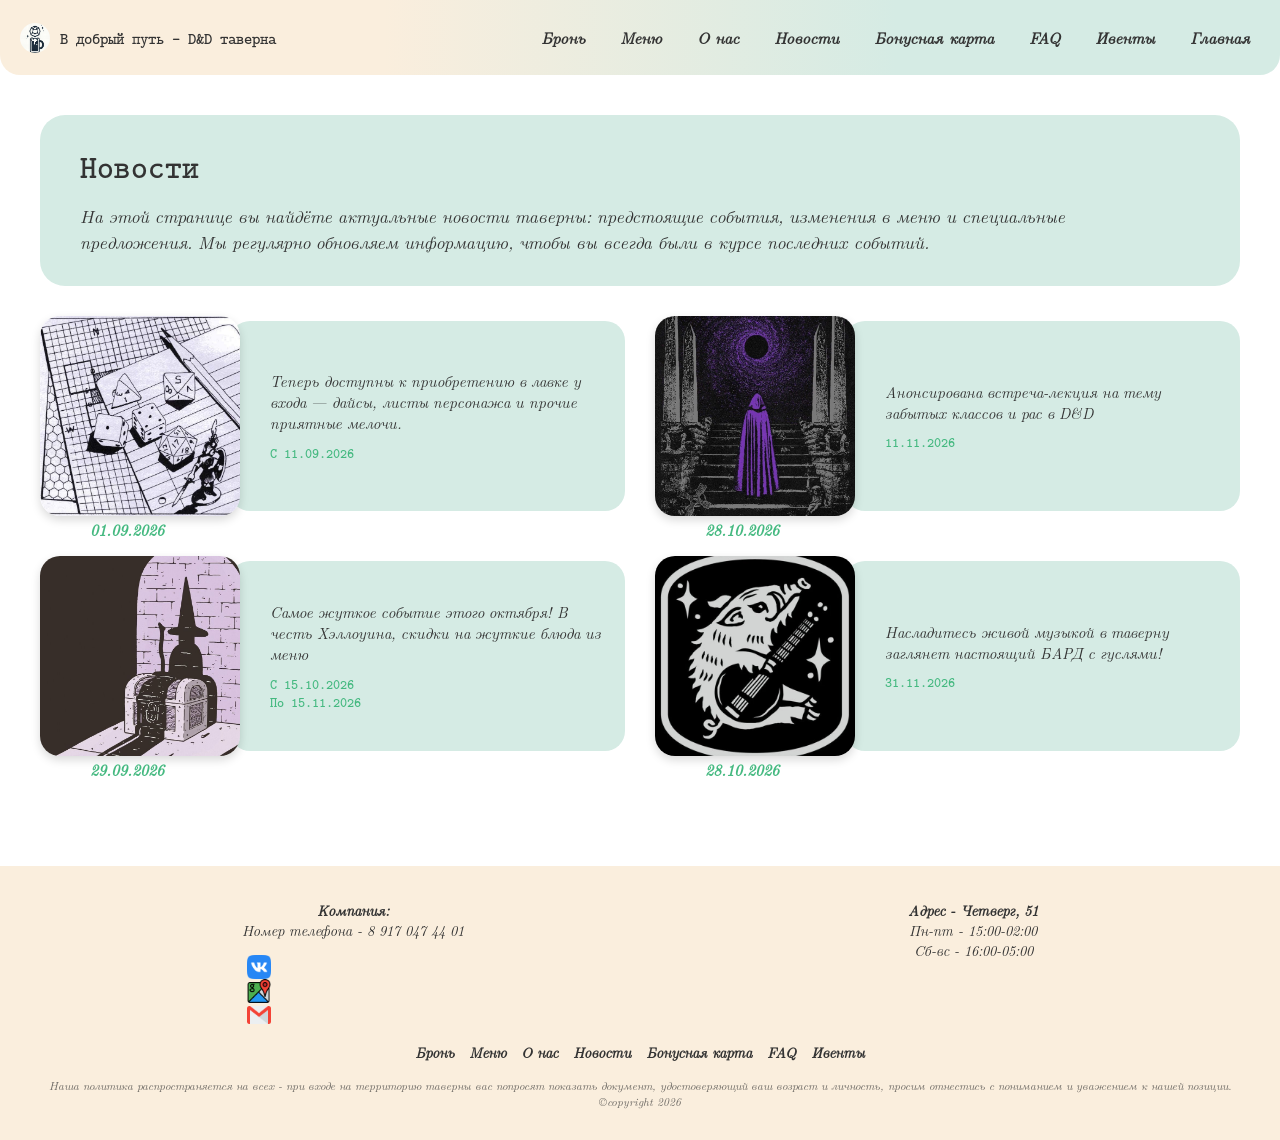
<file: news.html>
<!DOCTYPE html>
<html lang="ru">
<head>
    <meta charset="UTF-8">
    <meta name="viewport" content="width=device-width, initial-scale=1.0">
    <title>Новости - D&D таверна</title>
    <link rel="stylesheet" href="style.css">
</head>
<body>

    <!-- ================= ШАПКА ================= -->
    <header class="header">
        <div class="logo">
            <img src="img/logo.png" alt="Логотип" class="rounded-logo">
            <span>В добрый путь - D&D таверна</span>
        </div>
        <nav>
            <ul>
                <li><a href="booking.html">Бронь</a></li>
                <li><a href="menu.html">Меню</a></li>
                <li><a href="about.html">О нас</a></li>
                <li><a href="news.html">Новости</a></li>
                <li><a href="card.html">Бонусная карта</a></li>
                <li><a href="faq.html">FAQ</a></li>
                <li><a href="events.html">Ивенты</a></li>
                <li><a href="index.html">Главная</a></li>
            </ul>
        </nav>
    </header>

    <!-- ================= ОСНОВНОЙ КОНТЕНТ ================= -->
    <main class="container">
        
        <!-- Верхний баннер (используем общий класс) -->
        <div class="banner banner-mint">
            <div>
                <h1>Новости</h1>
                <p>На этой странице вы найдёте актуальные новости таверны: предстоящие события, изменения в меню и специальные предложения. Мы регулярно обновляем информацию, чтобы вы всегда были в курсе последних событий.</p>
            </div>
        </div>

        <!-- Сетка новостей -->
        <div class="news-grid">
            
            <!-- Новость 1 -->
            <article class="news-card">
                <div class="news-image">
                    <img src="img/new1.jpg" alt="Наборы для D&D">
                </div>
                <div class="news-content">
                    <p>Теперь доступны к приобретению в лавке у входа — дайсы, листы персонажа и прочие приятные мелочи.</p>
                    <span class="news-date-small">С 11.09.2026</span>
                </div>
                <div class="news-date-bottom">01.09.2026</div>
            </article>

            <!-- Новость 2 -->
            <article class="news-card">
                <div class="news-image">
                    <img src="img/new2.jpg" alt="Встреча-лекция">
                </div>
                <div class="news-content">
                    <p>Анонсирована встреча-лекция на тему забытых классов и рас в D&D</p>
                    <span class="news-date-small">11.11.2026</span>
                </div>
                <div class="news-date-bottom">28.10.2026</div>
            </article>

            <!-- Новость 3 -->
            <article class="news-card">
                <div class="news-image">
                    <img src="img/new3.jpg" alt="Хэллоуин">
                </div>
                <div class="news-content">
                    <p>Самое жуткое событие этого октября! В честь Хэллоуина, скидки на жуткие блюда из меню</p>
                    <span class="news-date-small">С 15.10.2026<br>По 15.11.2026</span>
                </div>
                <div class="news-date-bottom">29.09.2026</div>
            </article>

            <!-- Новость 4 -->
            <article class="news-card">
                <div class="news-image">
                    <img src="img/new4.jpg" alt="Бард с гуслями">
                </div>
                <div class="news-content">
                    <p>Насладитесь живой музыкой в таверну заглянет настоящий БАРД с гуслями!</p>
                    <span class="news-date-small">31.11.2026</span>
                </div>
                <div class="news-date-bottom">28.10.2026</div>
            </article>

        </div>

    </main>

    <!-- ================= ПОДВАЛ ================= -->
    <footer>
        <div class="footer-info">
            <div>
                <p><strong>Компания:</strong><br>Номер телефона - 8 917 047 44 01</p>
                <div class="social-icons">
                    <a href="#"><img src="img/vk.png" alt="VK"></a>
                    <a href="#"><img src="img/google.png" alt="OK"></a>
                    <a href="#"><img src="img/mail.png" alt="Mail"></a>
                </div>
            </div>
            <div>
                <p><strong>Адрес - Четверг, 51</strong><br>
                Пн-пт - 15:00-02:00<br>
                Сб-вс - 16:00-05:00</p>
            </div>
        </div>
        
        <div class="footer-nav">
            <ul>
                <li><a href="booking.html">Бронь</a></li>
                <li><a href="menu.html">Меню</a></li>
                <li><a href="about.html">О нас</a></li>
                <li><a href="news.html">Новости</a></li>
                <li><a href="card.html">Бонусная карта</a></li>
                <li><a href="faq.html">FAQ</a></li>
                <li><a href="events.html">Ивенты</a></li>
            </ul>
        </div>
        
        <p style="font-size: 0.8em; margin-top: 15px; opacity: 0.7;">
            Наша политика распространяется на всех - при входе на территорию таверны вас попросят показать документ, удостоверяющий ваш возраст и личность, просим отнестись с пониманием и уважением к нашей позиции.<br>
            ©copyright 2026
        </p>
    </footer>

    <script src="script.js"></script>
</body>
</html>
</file>
<file: style.css>
/* =========================================
   1. БАЗОВЫЕ СТИЛИ И ШРИФТЫ
   ========================================= */
@font-face {
  font-family: 'NewFontMMM';
  src: url('img/NewCMMono10-Bold.otf') format('opentype');
  font-weight: 400;
  font-display: swap;
}
@font-face {
  font-family: 'NewFontSSS';
  src: url('img/NewCM10-Italic.otf') format('opentype');
  font-weight: 400;
  font-display: swap;
}

body {
    font-family: 'NewFontSSS', sans-serif;
    background-color: #ffffff;
    color: #333;
    margin: 0;
    padding: 0;
}

span { font-family: 'NewFontMMM'; }
h1, h2, h3, h4, h5, h6 { font-family: 'NewFontMMM', monospace; }
p { font-family: 'NewFontSSS', sans-serif; }
img { max-width: 100%; height: auto; display: block; }

/* =========================================
   2. ШАПКА И ПОДВАЛ
   ========================================= */
.header {
    display: flex;
    justify-content: space-between;
    align-items: center;
    height: 75px;
    background: linear-gradient(90deg, #FAEEDD 30%, #D5EBE4 70%);
    border-bottom-left-radius: 20px;
    border-bottom-right-radius: 20px;
    padding: 0 20px;
    box-sizing: border-box;
}

.logo { display: flex; align-items: center; font-weight: bold; }
.rounded-logo { width: 30px; height: 30px; border-radius: 50%; margin-right: 10px; object-fit: cover; }

.header nav ul {
    list-style: none; padding: 0; margin: 0;
    display: flex; gap: 15px; flex-wrap: wrap;
}
.header nav ul li a {
    text-decoration: none; color: #333; font-weight: bold;
    padding: 8px 10px; border-radius: 5px; transition: background 0.3s;
}
.header nav ul li a:hover { background-color: rgba(255,255,255,0.5); }

footer {
    background-color: #FAEEDD; color: #333; text-align: center;
    padding: 20px; font-size: 0.9em; margin-top: 40px;
}
footer .footer-nav ul {
    list-style: none; padding: 0; margin: 0 0 15px 0;
    display: flex; justify-content: center; flex-wrap: wrap; gap: 15px;
}
footer .footer-nav ul li a { text-decoration: none; color: #333; font-weight: bold; }
.footer-info { display: flex; justify-content: space-around; margin-bottom: 15px; flex-wrap: wrap; }
.social-icons img { width: 24px; height: 24px; vertical-align: middle; margin: 0 5px; }

/* =========================================
   3. ОБЩИЕ КОМПОНЕНТЫ
   ========================================= */
.container { max-width: 1200px; margin: 20px auto; padding: 20px; }

.banner {
    padding: 30px 40px;
    border-radius: 25px;
    margin-bottom: 30px;
    display: flex;
    justify-content: space-between;
    align-items: center;
    gap: 20px;
}
.banner-mint { background-color: #D5EBE4; color: #333; }
.banner-green { background-color: #45B980; color: white; }
.banner h1 { margin-top: 0; margin-bottom: 15px; font-size: 2em; }
.banner p { margin: 0; line-height: 1.5; font-size: 1.1em; max-width: 90%; }

.section {
    display: flex; align-items: center; margin-bottom: 40px;
    background-color: #D5EBE4; padding: 30px;
    border-radius: 15px; box-shadow: 0 4px 8px rgba(0, 0, 0, 0.1);
    gap: 30px;
}
.section.reverse { flex-direction: row-reverse; }
.section-text { flex: 1; }
.section-image { flex: 1; text-align: center; }
.section-image img { border-radius: 15px; box-shadow: 0 4px 8px rgba(0, 0, 0, 0.1); }

.button {
    display: inline-block;
    background: rgba(255, 255, 255, 0.5);
    color: #333;
    border: 2px solid #fff;
    padding: 15px 30px;
    border-radius: 15px;
    font-family: 'NewFontSSS', sans-serif;
    font-size: 1.1em;
    font-weight: bold;
    text-align: center;
    text-decoration: none;
    cursor: pointer;
    transition: all 0.3s ease;
    margin-top: 15px;
}
.button:hover { background: #fff; color: #45B980; transform: translateY(-2px); }

.modal {
    border: none; border-radius: 20px; padding: 0;
    width: 90%; max-width: 450px;
    box-shadow: 0 10px 30px rgba(0, 0, 0, 0.2);
    background-color: #fff; margin: auto;
    font-family: 'NewFontSSS', sans-serif;
}
.modal::backdrop { background-color: rgba(0, 0, 0, 0.5); backdrop-filter: blur(3px); }
.modal-header {
    background-color: #45B980; color: #333; padding: 20px;
    display: flex; justify-content: space-between; align-items: center;
    border-bottom: 2px solid #e0d0b8;
}
.modal-header h2 { margin: 0; font-size: 1.4em; }
.close-btn { background: none; border: none; color: #333; font-size: 2em; cursor: pointer; line-height: 1; }
.close-btn:hover { color: #45B980; }
.modal-body { padding: 25px; text-align: center; font-size: 1.1em; }

.highlight-box {
    background-color: #D5EBE4; padding: 15px; border-radius: 10px;
    font-weight: bold; font-size: 1.3em; color: #333;
    margin: 15px 0; border: 2px dashed #45B980;
    display: inline-block; width: 100%; box-sizing: border-box;
}

/* =========================================
   4. СТРАНИЦЫ
   ========================================= */

/* --- Главная (Шахматка, если используется) --- */
.home-grid { display: grid; grid-template-columns: minmax(0, 1fr) minmax(0, 1fr); gap: 30px; margin: 30px 0; }
.home-card.text-card {
    background-color: #D5EBE4; border-radius: 30px; padding: 40px;
    display: flex; flex-direction: column; justify-content: space-between;
}
.home-card p { margin-top: 0; margin-bottom: 30px; line-height: 1.6; font-size: 1.1em; color: #333; }
.home-btn {
    background-color: rgba(255, 255, 255, 0.4); color: #fff; border: none;
    padding: 20px 40px; border-radius: 20px; font-size: 1.5em;
    font-family: 'NewFontSSS', cursive; cursor: pointer; transition: all 0.3s ease;
    width: 100%; text-align: center; letter-spacing: 2px;
}
.home-btn:hover { background-color: rgba(255, 255, 255, 0.7); color: #45B980; }
.home-image { width: 100%; height: 100%; border-radius: 30px; overflow: hidden; box-shadow: 0 10px 20px rgba(0, 0, 0, 0.15); }
.home-image img { width: 100%; height: 100%; object-fit: cover; }

/* --- Меню --- */
.menu-grid { display: grid; grid-template-columns: repeat(4, 1fr); gap: 30px; margin-bottom: 40px; padding: 0 10px; }
.menu-item { display: flex; flex-direction: column; align-items: center; text-align: center; }
.menu-image {
    width: 100%; aspect-ratio: 1 / 1; border-radius: 20px; overflow: hidden;
    box-shadow: 0 4px 10px rgba(0, 0, 0, 0.15); margin-bottom: 15px; background-color: #fff;
}
.menu-image img { width: 100%; height: 100%; object-fit: cover; transition: transform 0.3s; }
.menu-item:hover .menu-image img { transform: scale(1.05); }
.menu-label { background-color: #D5EBE4; color: #333; padding: 8px 20px; border-radius: 30px; font-weight: bold; width: 80%; box-sizing: border-box; }
/* --- Поиск по меню --- */
.menu-search-box {
    margin: 25px 0 15px;
    display: flex;
    justify-content: center;
}

.menu-search-box input {
    width: 100%;
    max-width: 500px;
    padding: 15px 25px;
    border: 2px solid #D5EBE4;
    border-radius: 25px;
    font-size: 1em;
    font-family: 'NewFontSSS', sans-serif;
    background-color: #fff;
    color: #333;
    outline: none;
    box-sizing: border-box;
    transition: box-shadow 0.3s ease, border-color 0.3s ease;
}

.menu-search-box input:focus {
    border-color: #45B980;
    box-shadow: 0 0 0 3px rgba(69, 185, 128, 0.25);
}

.menu-empty-msg {
    text-align: center;
    font-size: 1.2em;
    color: #555;
    margin: 30px 0;
}


/* --- FAQ --- */
.faq-list { display: flex; flex-direction: column; gap: 15px; margin-bottom: 40px; }
.faq-item { background-color: #D5EBE4; border-radius: 20px; transition: background-color 0.3s; overflow: hidden; }
.faq-item summary { padding: 20px 25px; font-weight: bold; cursor: pointer; list-style: none; position: relative; outline: none; }
.faq-item summary::-webkit-details-marker { display: none; }
.faq-item summary::after {
    content: '+'; position: absolute; right: 25px; top: 50%;
    transform: translateY(-50%); font-size: 1.5em; color: #45B980; transition: transform 0.3s;
}
.faq-item[open] summary::after { content: '−'; transform: translateY(-50%) rotate(180deg); }
.faq-item[open] { background-color: #E8F4EF; }
.faq-answer { padding: 0 25px 20px 25px; color: #444; line-height: 1.6; animation: fadeIn 0.4s ease-in-out; }
@keyframes fadeIn { from { opacity: 0; transform: translateY(-5px); } to { opacity: 1; transform: translateY(0); } }

/* --- Ивенты --- */
.events-grid { display: grid; grid-template-columns: repeat(3, 1fr); gap: 20px; margin-bottom: 40px; }
.event-card { background-color: #D5EBE4; border-radius: 20px; overflow: hidden; display: flex; flex-direction: column; box-shadow: 0 4px 10px rgba(0,0,0,0.05); }
.event-card img { width: 100%; height: 200px; object-fit: cover; }
.event-content { padding: 20px; display: flex; flex-direction: column; flex: 1; }
.event-content strong { display: block; margin-bottom: 10px; font-size: 1.1em; }
.event-content p { margin: 0 0 15px 0; font-size: 0.95em; line-height: 1.4; flex: 1; }
.event-date { color: #45B980; font-weight: bold; font-size: 0.9em; }
.review-btn { white-space: nowrap; background: rgba(255,255,255,0.4); }
.review-btn:hover { background: white; color: #45B980; }

/* --- О нас (Руководство) --- */
.about-page { display: flex; flex-direction: column; gap: 30px; margin: 30px 0; }
.about-info-grid { display: grid; grid-template-columns: 1fr 1fr; gap: 30px; }
.about-info-card { background-color: #D5EBE4; border-radius: 25px; padding: 30px; }
.about-info-card h2 { margin-top: 0; margin-bottom: 15px; font-size: 1.5em; color: #333; }
.about-info-card p { margin: 0; line-height: 1.6; color: #444; }

.leadership-section {
    background-color: #D5EBE4; border-radius: 25px; padding: 30px 40px;
    display: flex; flex-direction: column; align-items: flex-start;
}
.leadership-section > h2 { margin-top: 0; margin-bottom: 30px; font-size: 1.8em; color: #333; width: 100%; }
.leadership-grid { display: grid; grid-template-columns: repeat(4, 1fr); gap: 20px; width: 100%; }
.leader-card { display: flex; flex-direction: column; align-items: center; text-align: center; }
.leader-image { width: 100%; aspect-ratio: 1 / 1; border-radius: 20px; overflow: hidden; margin-bottom: 15px; box-shadow: 0 4px 10px rgba(0, 0, 0, 0.15); }
.leader-image img { width: 100%; height: 100%; object-fit: cover; transition: filter 0.3s ease; }
.leader-info { display: flex; flex-direction: column; gap: 5px; }
.leader-info strong { font-size: 1.1em; color: #333; }
.leader-info span { font-size: 0.95em; color: #45B980; font-weight: bold; }

/* --- Новости --- */
.news-grid { display: grid; grid-template-columns: minmax(0, 1fr) minmax(0, 1fr); gap: 40px 30px; margin: 30px 0 50px; }
.news-card { position: relative; display: flex; align-items: center; gap: 20px; }
.news-image {
    flex-shrink: 0; width: 200px; height: 200px; border-radius: 20px;
    overflow: hidden; box-shadow: 0 4px 10px rgba(0, 0, 0, 0.15);
    position: relative; z-index: 2;
}
.news-image img { width: 100%; height: 100%; object-fit: cover; }
.news-content {
    background-color: #D5EBE4; padding: 20px; border-radius: 20px; flex: 1;
    margin-left: -30px; padding-left: 40px; min-height: 150px;
    display: flex; flex-direction: column; justify-content: center;
}
.news-content p { margin: 0 0 10px 0; font-size: 0.95em; line-height: 1.4; color: #333; }
.news-date-small { font-size: 0.85em; color: #45B980; font-weight: bold; }
.news-date-bottom {
    position: absolute; bottom: -25px; left: 50px;
    color: #45B980; font-weight: bold; font-size: 1em; font-style: italic; z-index: 3;
}

/* --- Бонусная карта --- */
.card-section { display: flex; justify-content: center; align-items: center; gap: 20px; margin: 40px 0; position: relative; }
.card-dice { width: 150px; flex-shrink: 0; filter: drop-shadow(0 10px 15px rgba(0,0,0,0.2)); }
.left-dice { transform: rotate(-15deg) translateY(-50px); }
.right-dice { transform: rotate(15deg) translateY(50px); }
.card-form-container { background-color: #D5EBE4; padding: 40px 50px; border-radius: 30px; width: 100%; max-width: 600px; box-shadow: 0 10px 30px rgba(0, 0, 0, 0.05); z-index: 2; }
.card-form-container h2 { margin-top: 0; margin-bottom: 30px; font-size: 1.6em; color: #333; text-align: left; }
.form-group { margin-bottom: 20px; display: flex; flex-direction: column; }
.form-group label { margin-bottom: 8px; font-weight: bold; color: #333; font-size: 1em; }
.form-group input {
    padding: 15px 20px; border: none; border-radius: 25px;
    font-size: 1em; font-family: 'NewFontSSS', sans-serif;
    background-color: #fff; color: #333; outline: none; transition: box-shadow 0.3s ease;
}
.form-group input:focus { box-shadow: 0 0 0 3px #45B980; }
.form-group input::placeholder { color: #999; }
.error-text { color: #d9534f; font-size: 0.85em; margin-top: 5px; min-height: 15px; }
.submit-btn {
    width: 100%; background-color: rgba(255, 255, 255, 0.4); color: #fff;
    font-size: 1.5em; padding: 15px; border-radius: 20px; margin-top: 10px;
    border: none; cursor: pointer; font-family: 'NewFontSSS', cursive; transition: all 0.3s ease;
}
.submit-btn:hover { background-color: rgba(255, 255, 255, 0.7); color: #45B980; }

/* --- Для jsки калькулятора ---*/
.calc-section {
    display: grid;
    grid-template-columns: minmax(0, 1fr) minmax(0, 1fr);
    gap: 30px;
    margin: 30px 0;
    align-items: stretch;
}
.calc-section .card-form-container { max-width: none; }

.form-group select {
    padding: 15px 20px; border: none; border-radius: 25px;
    font-size: 1em; font-family: 'NewFontSSS', sans-serif;
    background-color: #fff; color: #333; outline: none;
    transition: box-shadow 0.3s ease; cursor: pointer;
}
.form-group select:focus { box-shadow: 0 0 0 3px #45B980; }

.calc-result { display: flex; flex-direction: column; justify-content: center; }
.calc-result-text { margin: 0; font-size: 1.2em; line-height: 1.6; color: #333; }
.calc-price { font-size: 2.2em; font-weight: bold; color: #45B980; margin: 10px 0; }
.calc-detail { font-size: 1em; color: #444; margin: 0; }

/* --- Плашка успеха --- */
.toast-notification {
    position: fixed; top: 20px; left: 50%; transform: translateX(-50%) translateY(-100px);
    background-color: #45B980; color: white; padding: 15px 30px; border-radius: 15px;
    font-size: 1.1em; box-shadow: 0 5px 15px rgba(0,0,0,0.2); z-index: 1000;
    transition: transform 0.4s ease, opacity 0.4s ease; opacity: 0;
    font-family: 'NewFontSSS', sans-serif; text-align: center;
}
.toast-notification.show { transform: translateX(-50%) translateY(0); opacity: 1; }

/* =========================================
   5. ГЛАВНАЯ СТРАНИЦА (index.html)
   ========================================= */
.about-layout {
    display: grid;
    grid-template-columns: minmax(0, 1fr) minmax(0, 1fr);
    grid-template-rows: auto auto;
    gap: 30px;
    margin: 30px 0;
}

.about-text-block {
    background-color: #D5EBE4;
    border-radius: 30px;
    padding: 40px;
}
.about-text-block p {
    margin-top: 0;
    margin-bottom: 15px;
    line-height: 1.6;
    font-size: 1.05em;
    color: #333;
}
.about-text-block p:last-child { margin-bottom: 0; }

/* Картинка справа: absolute, чтобы не растягивать строки грида */
.about-side-image {
    grid-column: 2;
    grid-row: 1 / span 2;
    position: relative;
    min-height: 420px;
    border-radius: 30px;
    overflow: hidden;
    box-shadow: 0 10px 20px rgba(0, 0, 0, 0.15);
}
.about-side-image img {
    position: absolute;
    inset: 0;
    width: 100%;
    height: 100%;
    object-fit: cover;
}

.about-bottom-block {
    position: relative;
    display: flex;
    align-items: center;
    gap: 30px;
    min-width: 0;
    background-color: #D5EBE4;
    border-radius: 30px;
    padding: 40px 40px 40px 120px; /* слева место под кубик */
}

.about-dice {
    position: absolute;
    left: -30px;
    top: 50%;
    width: 140px;
    margin: 0;
    transform: translateY(-50%) rotate(-15deg);
    filter: drop-shadow(0 10px 15px rgba(0,0,0,0.3));
}

.about-bottom-content { flex: 1; min-width: 0; }
.about-bottom-content p {
    margin-top: 0;
    margin-bottom: 20px;
    line-height: 1.6;
    font-size: 1.05em;
    color: #333;
}

a.about-btn {
    display: block;
    width: 100%;
    box-sizing: border-box;
    background-color: rgba(255, 255, 255, 0.4);
    color: #fff;
    border: none;
    padding: 15px 40px;
    border-radius: 20px;
    font-size: 1.5em;
    font-family: 'NewFontSSS', cursive;
    cursor: pointer;
    transition: all 0.3s ease;
    text-align: center;
    letter-spacing: 2px;
    box-shadow: 0 4px 10px rgba(0,0,0,0.1);
    text-decoration: none;
}
a.about-btn:hover {
    background-color: rgba(255, 255, 255, 0.7);
    color: #45B980;
    text-decoration: none;
}

/* =========================================
   6. АДАПТИВНОСТЬ (всегда в самом конце)
   ========================================= */
@media (max-width: 992px) {
    .menu-grid, .events-grid { grid-template-columns: repeat(2, 1fr); }
    .section, .section.reverse { flex-direction: column; text-align: center; }
    .banner { flex-direction: column; text-align: center; }
    .banner p { max-width: 100%; }
    .home-grid { grid-template-columns: minmax(0, 1fr); }
    .home-btn { font-size: 1.2em; padding: 15px 20px; }
    .leadership-grid { grid-template-columns: repeat(2, 1fr); }
    .card-dice { display: none; }
    .card-form-container { padding: 30px; }

       /* Калькулятор */
    .calc-section {
        grid-template-columns: minmax(0, 1fr);
        gap: 20px;
    }
    .calc-section .card-form-container {
        width: 100%;
        box-sizing: border-box;
    }
    .calc-form select,
    .calc-form .submit-btn {
        width: 100%;
        box-sizing: border-box;
    }

    /* Новости */
    .news-grid { grid-template-columns: minmax(0, 1fr); gap: 40px 0; }
    .news-card { flex-direction: column; align-items: stretch; gap: 0; width: 100%; }
    .news-image { width: 100%; height: 250px; border-radius: 20px 20px 0 0; }
    .news-content {
        flex: none; width: 100%; box-sizing: border-box;
        margin: 0; padding: 20px; min-height: 0;
        border-radius: 0 0 20px 20px;
    }
    .news-date-bottom { position: static; margin: 12px 0 0 20px; text-align: left; }

    /* Главная */
    .about-layout { grid-template-columns: minmax(0, 1fr); }
    .about-side-image {
        grid-column: 1;
        grid-row: auto;
        height: 400px;
        min-height: 0;
        order: -1;
    }
    .about-bottom-block {
        flex-direction: column;
        text-align: center;
        padding: 70px 30px 30px;
        margin-top: 30px;
    }
    .about-dice {
        left: 50%;
        top: -50px;
        width: 110px;
        transform: translateX(-50%) rotate(-15deg);
    }
}

@media (max-width: 768px) {
    .about-info-grid { grid-template-columns: 1fr; }
}

@media (max-width: 576px) {
    .header { flex-direction: column; height: auto; padding: 15px; gap: 15px; }
    .header nav ul { justify-content: center; }
    .menu-grid, .events-grid { grid-template-columns: 1fr; }
    .footer-info { flex-direction: column; gap: 20px; }
    .banner { padding: 20px; }
    .banner h1 { font-size: 1.5em; }
    .leadership-grid { grid-template-columns: 1fr; }
    .leadership-section { padding: 20px; }
    .about-text-block { padding: 25px; }
    .about-side-image { height: 300px; }
    a.about-btn { font-size: 1.2em; padding: 12px 20px; }
       /* Калькулятор */
    .calc-section .card-form-container {
        padding: 20px;
    }
    .calc-section h2 {
        font-size: 1.4em;
    }
    .calc-price {
        font-size: 1.8em;
    }

}
</file>
